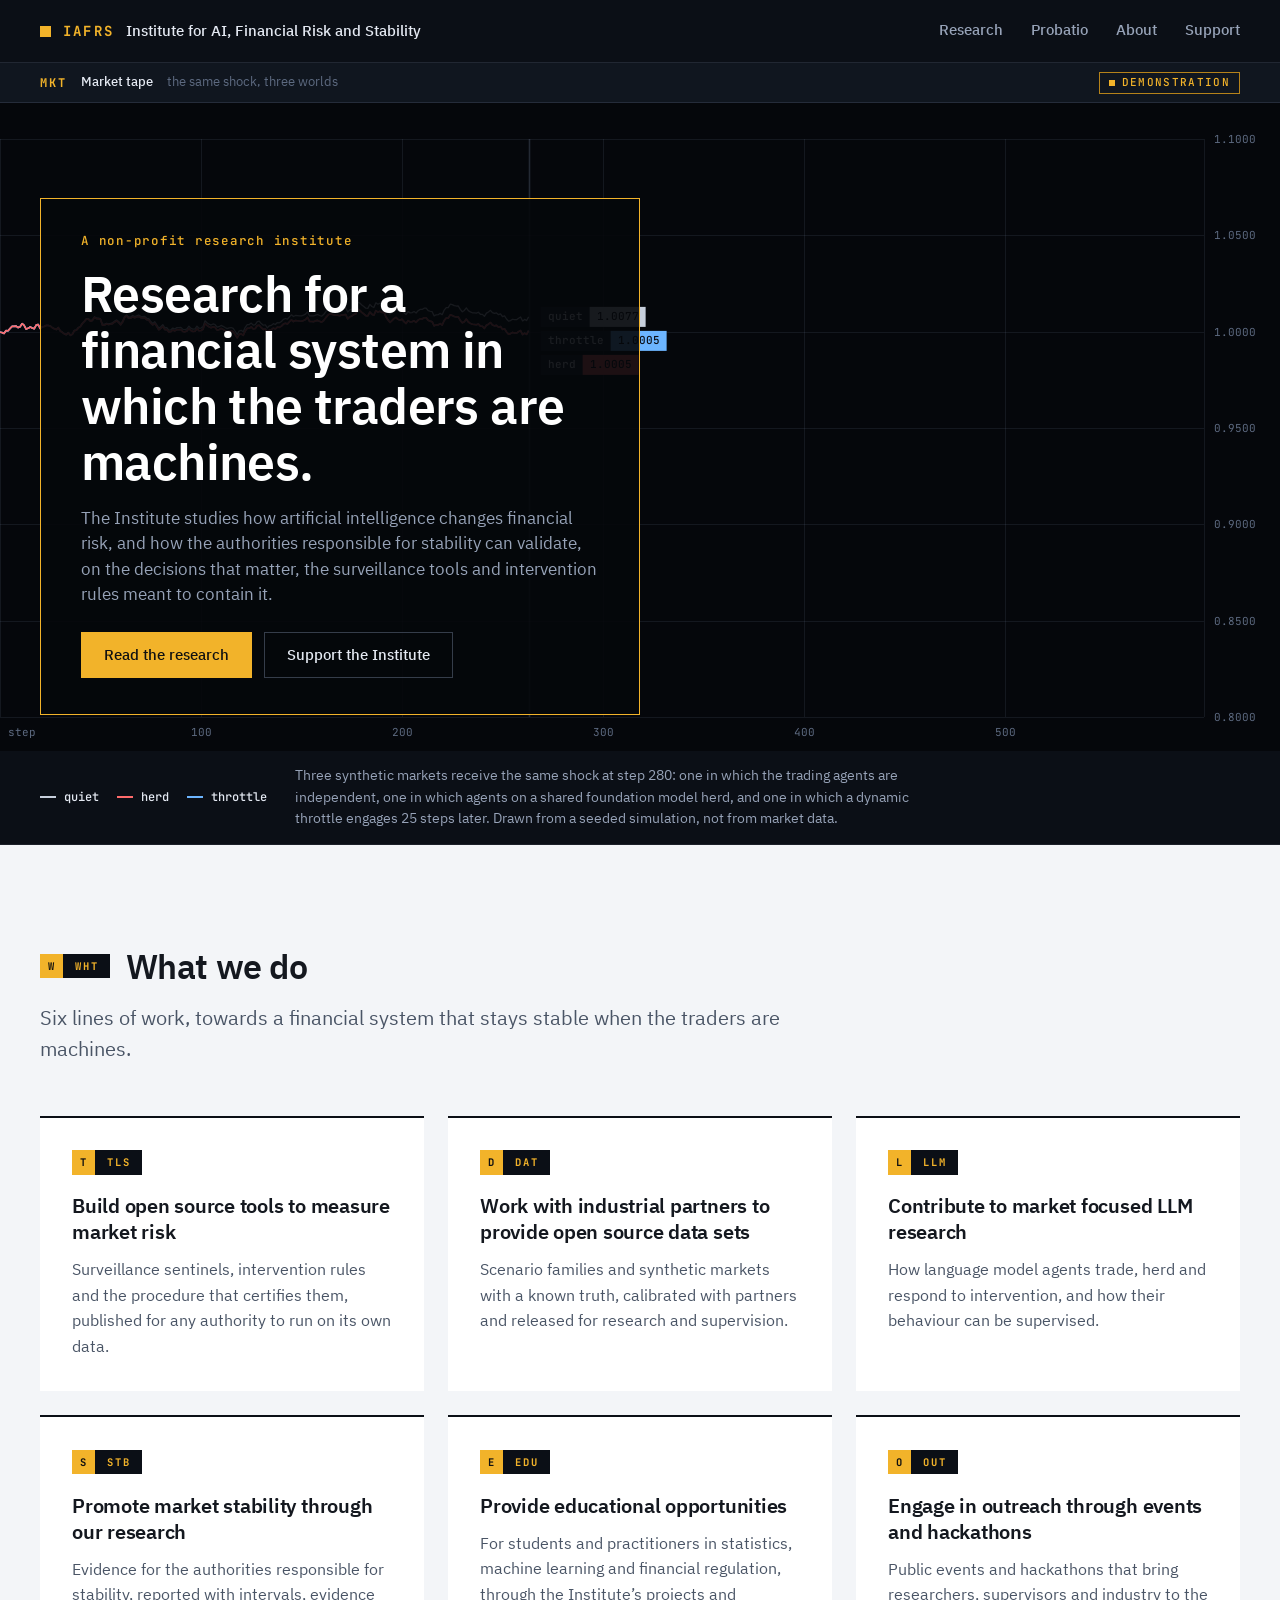
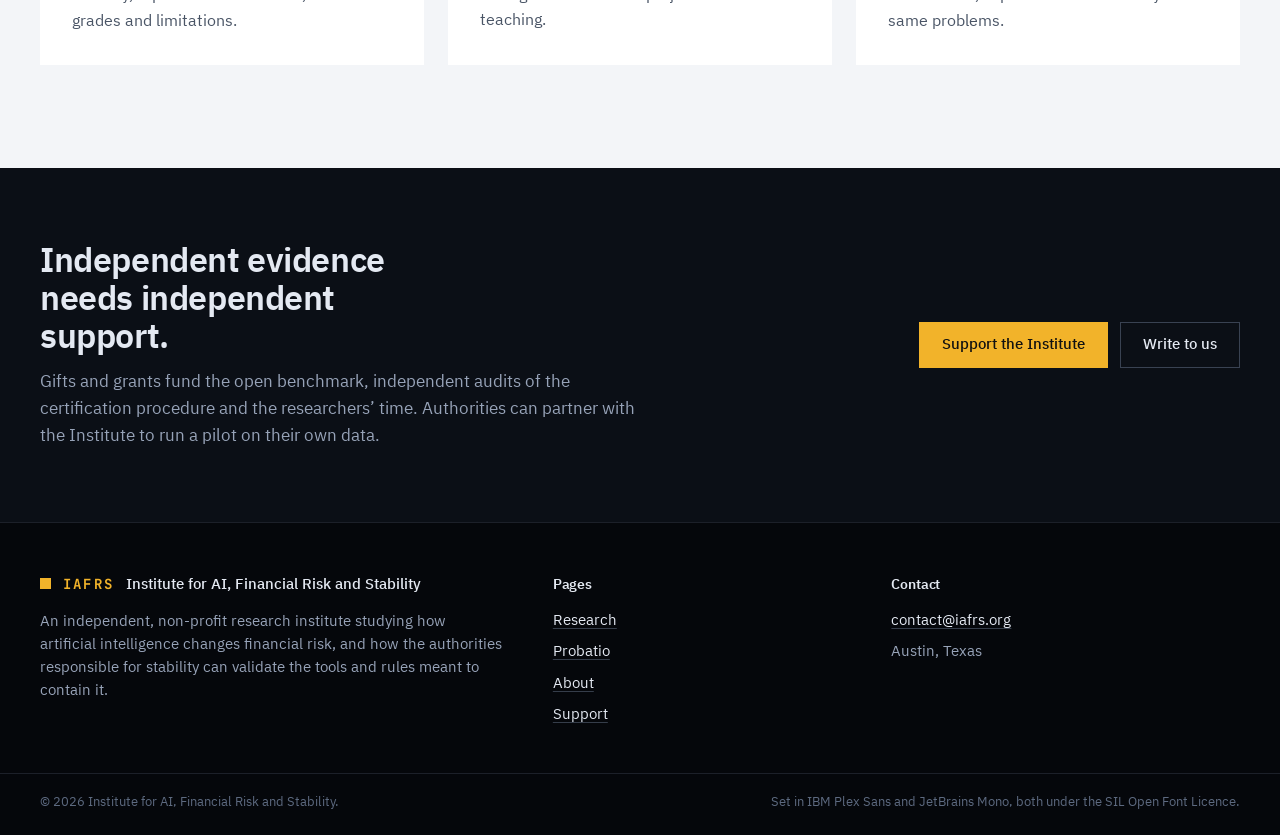
<file: index.html>
<!doctype html>
<html lang="en-GB">
<head>
<meta charset="utf-8">
<meta name="viewport" content="width=device-width, initial-scale=1">
<title>Institute for AI, Financial Risk and Stability</title>
<meta name="description" content="An independent, non-profit research institute studying how artificial intelligence changes financial risk, and how supervisors can validate the tools and rules meant to contain it.">
<meta property="og:title" content="Institute for AI, Financial Risk and Stability">
<meta property="og:description" content="An independent, non-profit research institute studying how artificial intelligence changes financial risk, and how supervisors can validate the tools and rules meant to contain it.">
<meta property="og:type" content="website">
<meta property="og:url" content="https://dgodorozha.github.io/iafrs/">
<meta property="og:image" content="https://dgodorozha.github.io/iafrs/img/og.png">
<meta name="twitter:card" content="summary_large_image">
<meta name="theme-color" content="#0b0f16">
<link rel="icon" href="img/favicon-32.png" sizes="32x32" type="image/png">
<link rel="icon" href="img/favicon-192.png" sizes="192x192" type="image/png">
<link rel="apple-touch-icon" href="img/apple-touch-icon.png">
<link rel="stylesheet" href="css/styles.css">
</head>
<body>
<a class="skip" href="#main">Skip to content</a>
<header class="top">
  <div class="wrap">
    <a class="brand" href="index.html" aria-label="Institute for AI, Financial Risk and Stability, home">
      <span class="brand__glyph" aria-hidden="true"></span>
      <span class="brand__code" aria-hidden="true">IAFRS</span>
      <span class="brand__name">Institute for AI, Financial Risk and Stability</span>
    </a>
    <button class="menu-btn" type="button" aria-expanded="false" aria-controls="nav">Menu</button>
    <nav class="nav" id="nav" aria-label="Site">
        <a href="research.html">Research</a>
        <a href="probatio.html">Probatio</a>
        <a href="about.html">About</a>
        <a href="support.html">Support</a>
    </nav>
  </div>
</header>
<main id="main">

<section class="hero" aria-label="Introduction">
  <div class="term">
    <div class="term__bar">
      <span class="fcode">MKT</span>
      <span class="title">Market tape</span>
      <span class="sub">the same shock, three worlds</span>
      <span class="right"><span class="chip chip--amber">demonstration</span></span>
    </div>
    <div class="term__body">
      <canvas id="tape" aria-hidden="true"></canvas>
      <div class="hero__card">
        <div class="kicker">A non-profit research institute</div>
        <h1>Research for a financial system in which the traders are machines.</h1>
        <p>The Institute studies how artificial intelligence changes financial risk, and how the authorities responsible for stability can validate, on the decisions that matter, the surveillance tools and intervention rules meant to contain it.</p>
        <div class="hero__actions">
          <a class="btn btn--amber" href="probatio.html#research-h">Read the research</a>
          <a class="btn btn--ghost-ink" href="support.html">Support the Institute</a>
        </div>
      </div>
    </div>
    <div class="term__foot">
      <div class="legend" aria-hidden="true"><span class="key key--quiet">quiet</span><span class="key key--herd">herd</span><span class="key key--throttle">throttle</span></div>
      <div class="caption">Three synthetic markets receive the same shock at step 280: one in which the trading agents are independent, one in which agents on a shared foundation model herd, and one in which a dynamic throttle engages 25 steps later. Drawn from a seeded simulation, not from market data.</div>
    </div>
  </div>
</section>

<section class="section section--panel" aria-labelledby="what-h">
  <div class="wrap">
    <div class="head">
      <div class="head__row"><span class="tag"><b>W</b><span>WHT</span></span><h2 id="what-h">What we do</h2></div>
      <p class="lede">Six lines of work, towards a financial system that stays stable when the traders are machines.</p>
    </div>
    <div class="prog prog--3">
      <article style="background:var(--paper)">
        <span class="tag"><b>T</b><span>TLS</span></span>
        <h3>Build open source tools to measure market risk</h3>
        <p>Surveillance sentinels, intervention rules and the procedure that certifies them, published for any authority to run on its own data.</p>
      </article>
      <article style="background:var(--paper)">
        <span class="tag"><b>D</b><span>DAT</span></span>
        <h3>Work with industrial partners to provide open source data sets</h3>
        <p>Scenario families and synthetic markets with a known truth, calibrated with partners and released for research and supervision.</p>
      </article>
      <article style="background:var(--paper)">
        <span class="tag"><b>L</b><span>LLM</span></span>
        <h3>Contribute to market focused LLM research</h3>
        <p>How language model agents trade, herd and respond to intervention, and how their behaviour can be supervised.</p>
      </article>
      <article style="background:var(--paper)">
        <span class="tag"><b>S</b><span>STB</span></span>
        <h3>Promote market stability through our research</h3>
        <p>Evidence for the authorities responsible for stability, reported with intervals, evidence grades and limitations.</p>
      </article>
      <article style="background:var(--paper)">
        <span class="tag"><b>E</b><span>EDU</span></span>
        <h3>Provide educational opportunities</h3>
        <p>For students and practitioners in statistics, machine learning and financial regulation, through the Institute&rsquo;s projects and teaching.</p>
      </article>
      <article style="background:var(--paper)">
        <span class="tag"><b>O</b><span>OUT</span></span>
        <h3>Engage in outreach through events and hackathons</h3>
        <p>Public events and hackathons that bring researchers, supervisors and industry to the same problems.</p>
      </article>
    </div>
  </div>
</section>

<section class="band" aria-labelledby="give-h">
  <div class="wrap">
    <div>
      <h2 id="give-h">Independent evidence needs independent support.</h2>
      <p>Gifts and grants fund the open benchmark, independent audits of the certification procedure and the researchers&rsquo; time. Authorities can partner with the Institute to run a pilot on their own data.</p>
    </div>
    <div class="band__actions">
      <a class="btn btn--amber" href="support.html">Support the Institute</a>
      <a class="btn btn--ghost-ink" href="mailto:contact@iafrs.org">Write to us</a>
    </div>
  </div>
</section>

</main>
<footer class="foot">
  <div class="wrap">
    <div>
      <a class="brand" href="index.html" aria-label="Institute for AI, Financial Risk and Stability, home">
        <span class="brand__glyph" aria-hidden="true"></span>
        <span class="brand__code" aria-hidden="true">IAFRS</span>
        <span class="brand__name">Institute for AI, Financial Risk and Stability</span>
      </a>
      <p>An independent, non-profit research institute studying how artificial intelligence changes financial risk, and how the authorities responsible for stability can validate the tools and rules meant to contain it.</p>
    </div>
    <div>
      <h4>Pages</h4>
      <ul>
        <li><a href="research.html">Research</a></li>
        <li><a href="probatio.html">Probatio</a></li>
        <li><a href="about.html">About</a></li>
        <li><a href="support.html">Support</a></li>
      </ul>
    </div>
    <div>
      <h4>Contact</h4>
      <ul>
        <li><a href="mailto:contact@iafrs.org">contact@iafrs.org</a></li>
        <li>Austin, Texas</li>
      </ul>
    </div>
  </div>
  <div class="legal">
    <div class="wrap">
      <span>&copy; 2026 Institute for AI, Financial Risk and Stability.</span>
      <span>Set in IBM Plex Sans and JetBrains Mono, both under the SIL Open Font Licence.</span>
    </div>
  </div>
</footer>
<script src="js/site.js"></script>
</body>
</html>
</file>
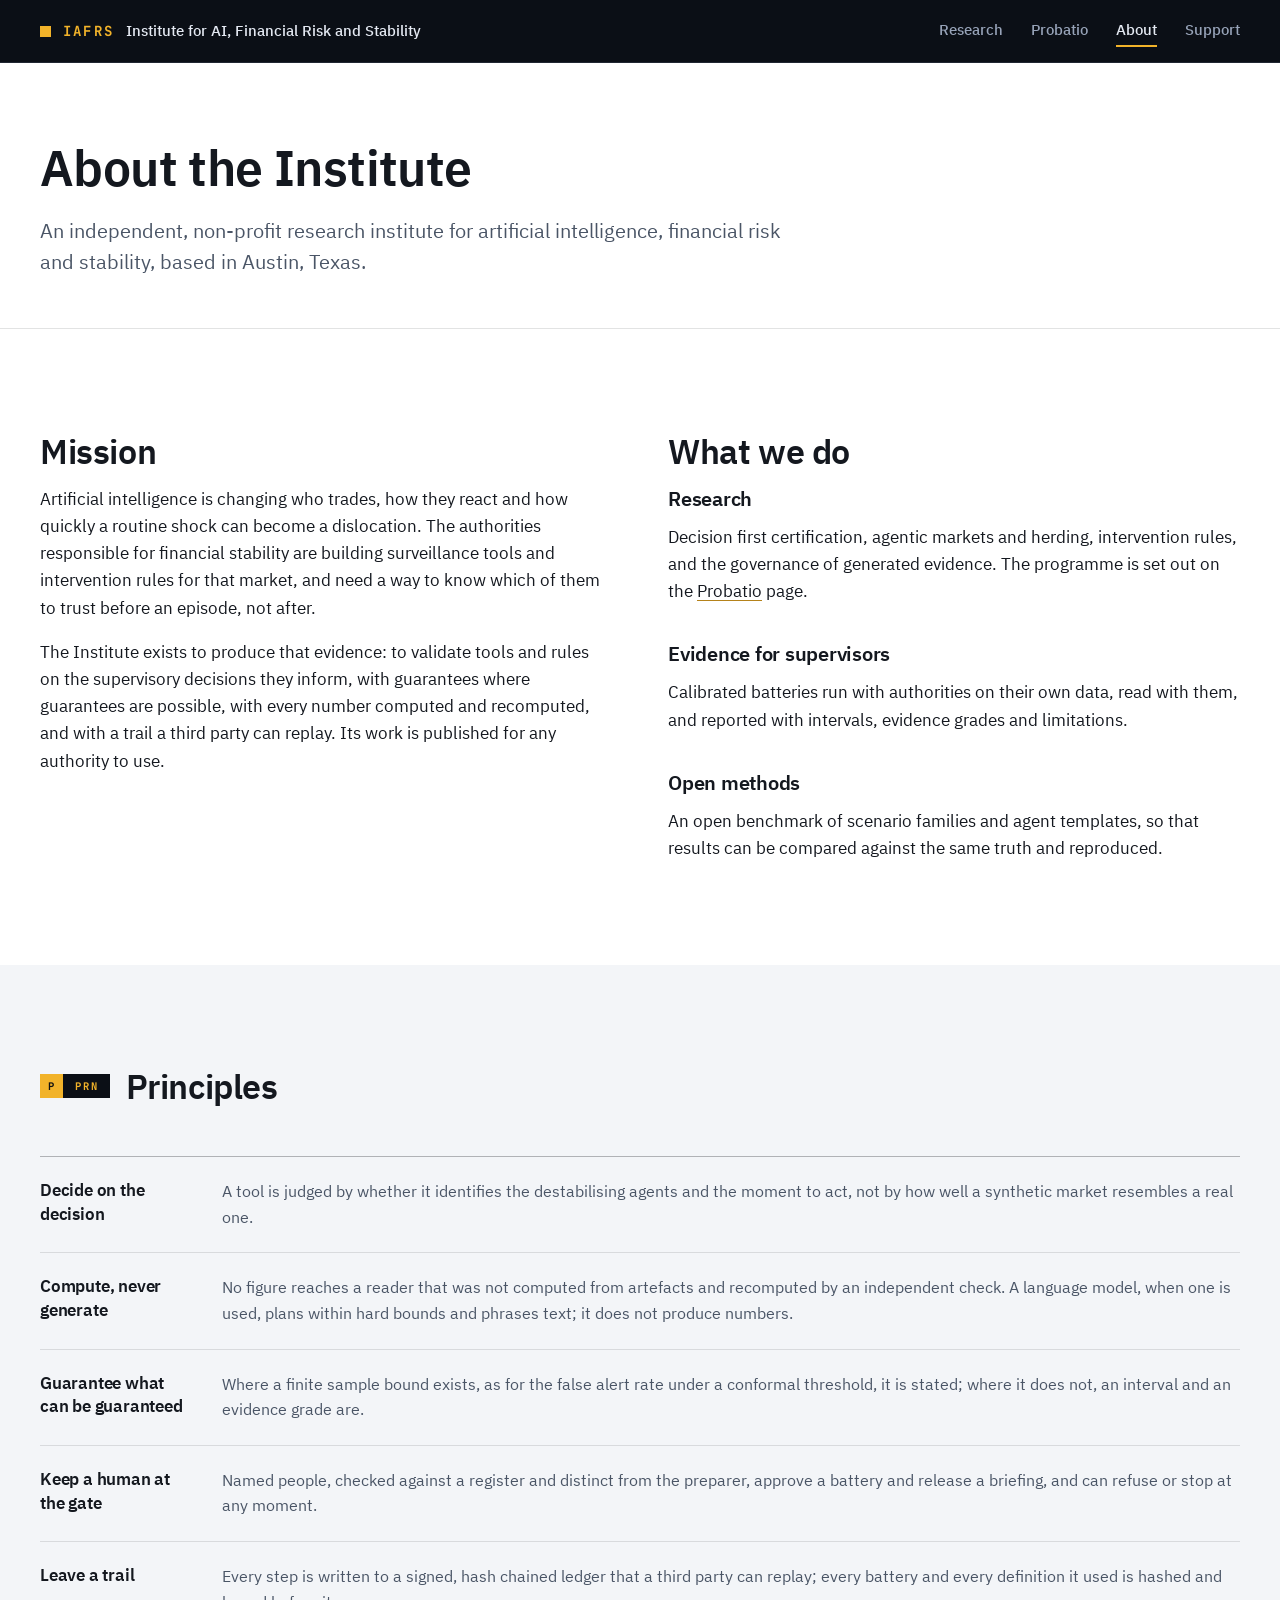
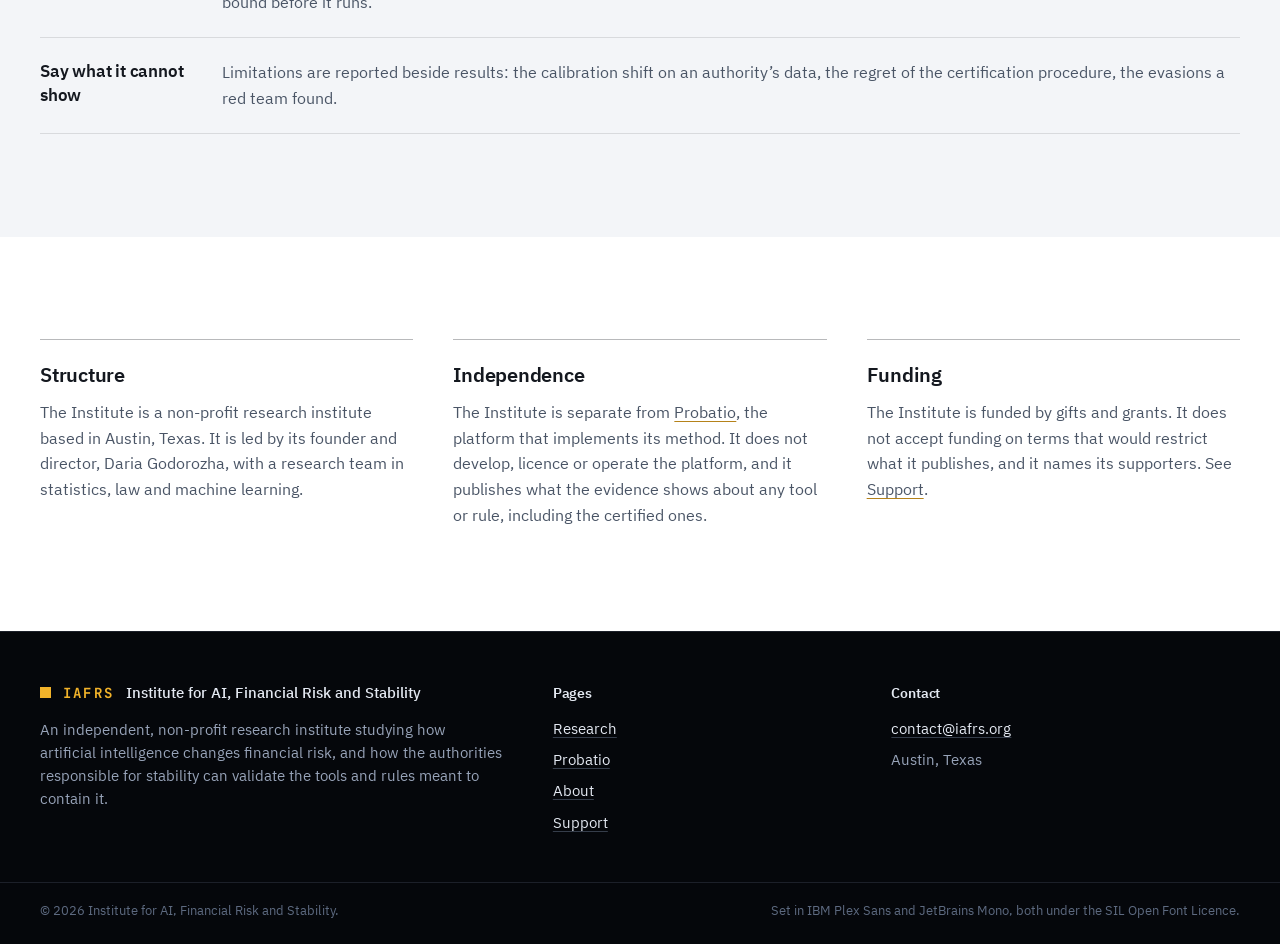
<file: about.html>
<!doctype html>
<html lang="en-GB">
<head>
<meta charset="utf-8">
<meta name="viewport" content="width=device-width, initial-scale=1">
<title>About: Institute for AI, Financial Risk and Stability</title>
<meta name="description" content="Mission, principles, structure and funding of the Institute for AI, Financial Risk and Stability.">
<meta property="og:title" content="About: Institute for AI, Financial Risk and Stability">
<meta property="og:description" content="Mission, principles, structure and funding of the Institute for AI, Financial Risk and Stability.">
<meta property="og:type" content="website">
<meta property="og:url" content="https://dgodorozha.github.io/iafrs/about.html">
<meta property="og:image" content="https://dgodorozha.github.io/iafrs/img/og.png">
<meta name="twitter:card" content="summary_large_image">
<meta name="theme-color" content="#0b0f16">
<link rel="icon" href="img/favicon-32.png" sizes="32x32" type="image/png">
<link rel="icon" href="img/favicon-192.png" sizes="192x192" type="image/png">
<link rel="apple-touch-icon" href="img/apple-touch-icon.png">
<link rel="stylesheet" href="css/styles.css">
</head>
<body>
<a class="skip" href="#main">Skip to content</a>
<header class="top">
  <div class="wrap">
    <a class="brand" href="index.html" aria-label="Institute for AI, Financial Risk and Stability, home">
      <span class="brand__glyph" aria-hidden="true"></span>
      <span class="brand__code" aria-hidden="true">IAFRS</span>
      <span class="brand__name">Institute for AI, Financial Risk and Stability</span>
    </a>
    <button class="menu-btn" type="button" aria-expanded="false" aria-controls="nav">Menu</button>
    <nav class="nav" id="nav" aria-label="Site">
        <a href="research.html">Research</a>
        <a href="probatio.html">Probatio</a>
        <a href="about.html" aria-current="page">About</a>
        <a href="support.html">Support</a>
    </nav>
  </div>
</header>
<main id="main">

<div class="page-head">
  <div class="wrap">
    <h1>About the Institute</h1>
    <p class="lede">An independent, non-profit research institute for artificial intelligence, financial risk and stability, based in Austin, Texas.</p>
  </div>
</div>

<section class="section" aria-labelledby="mission-h">
  <div class="wrap">
    <div class="two">
      <div class="prose">
        <h2 id="mission-h" style="margin-bottom:16px">Mission</h2>
        <p>Artificial intelligence is changing who trades, how they react and how quickly a routine shock can become a dislocation. The authorities responsible for financial stability are building surveillance tools and intervention rules for that market, and need a way to know which of them to trust before an episode, not after.</p>
        <p>The Institute exists to produce that evidence: to validate tools and rules on the supervisory decisions they inform, with guarantees where guarantees are possible, with every number computed and recomputed, and with a trail a third party can replay. Its work is published for any authority to use.</p>
      </div>
      <div class="prose">
        <h2 style="margin-bottom:16px">What we do</h2>
        <h3 style="margin-top:0">Research</h3>
        <p>Decision first certification, agentic markets and herding, intervention rules, and the governance of generated evidence. The programme is set out on the <a href="probatio.html#research-h">Probatio</a> page.</p>
        <h3>Evidence for supervisors</h3>
        <p>Calibrated batteries run with authorities on their own data, read with them, and reported with intervals, evidence grades and limitations.</p>
        <h3>Open methods</h3>
        <p>An open benchmark of scenario families and agent templates, so that results can be compared against the same truth and reproduced.</p>
      </div>
    </div>
  </div>
</section>

<section class="section section--panel" aria-labelledby="princ-h">
  <div class="wrap">
    <div class="head">
      <div class="head__row"><span class="tag"><b>P</b><span>PRN</span></span><h2 id="princ-h">Principles</h2></div>
    </div>
    <div class="rows">
      <div><h3>Decide on the decision</h3><p>A tool is judged by whether it identifies the destabilising agents and the moment to act, not by how well a synthetic market resembles a real one.</p></div>
      <div><h3>Compute, never generate</h3><p>No figure reaches a reader that was not computed from artefacts and recomputed by an independent check. A language model, when one is used, plans within hard bounds and phrases text; it does not produce numbers.</p></div>
      <div><h3>Guarantee what can be guaranteed</h3><p>Where a finite sample bound exists, as for the false alert rate under a conformal threshold, it is stated; where it does not, an interval and an evidence grade are.</p></div>
      <div><h3>Keep a human at the gate</h3><p>Named people, checked against a register and distinct from the preparer, approve a battery and release a briefing, and can refuse or stop at any moment.</p></div>
      <div><h3>Leave a trail</h3><p>Every step is written to a signed, hash chained ledger that a third party can replay; every battery and every definition it used is hashed and bound before it runs.</p></div>
      <div><h3>Say what it cannot show</h3><p>Limitations are reported beside results: the calibration shift on an authority&rsquo;s data, the regret of the certification procedure, the evasions a red team found.</p></div>
    </div>
  </div>
</section>

<section class="section" aria-labelledby="struct-h">
  <div class="wrap">
    <div class="cols">
      <div>
        <h3 id="struct-h">Structure</h3>
        <p>The Institute is a non-profit research institute based in Austin, Texas. It is led by its founder and director, Daria Godorozha, with a research team in statistics, law and machine learning.</p>
      </div>
      <div>
        <h3>Independence</h3>
        <p>The Institute is separate from <a href="probatio.html">Probatio</a>, the platform that implements its method. It does not develop, licence or operate the platform, and it publishes what the evidence shows about any tool or rule, including the certified ones.</p>
      </div>
      <div>
        <h3>Funding</h3>
        <p>The Institute is funded by gifts and grants. It does not accept funding on terms that would restrict what it publishes, and it names its supporters. See <a href="support.html">Support</a>.</p>
      </div>
    </div>
  </div>
</section>

</main>
<footer class="foot">
  <div class="wrap">
    <div>
      <a class="brand" href="index.html" aria-label="Institute for AI, Financial Risk and Stability, home">
        <span class="brand__glyph" aria-hidden="true"></span>
        <span class="brand__code" aria-hidden="true">IAFRS</span>
        <span class="brand__name">Institute for AI, Financial Risk and Stability</span>
      </a>
      <p>An independent, non-profit research institute studying how artificial intelligence changes financial risk, and how the authorities responsible for stability can validate the tools and rules meant to contain it.</p>
    </div>
    <div>
      <h4>Pages</h4>
      <ul>
        <li><a href="research.html">Research</a></li>
        <li><a href="probatio.html">Probatio</a></li>
        <li><a href="about.html">About</a></li>
        <li><a href="support.html">Support</a></li>
      </ul>
    </div>
    <div>
      <h4>Contact</h4>
      <ul>
        <li><a href="mailto:contact@iafrs.org">contact@iafrs.org</a></li>
        <li>Austin, Texas</li>
      </ul>
    </div>
  </div>
  <div class="legal">
    <div class="wrap">
      <span>&copy; 2026 Institute for AI, Financial Risk and Stability.</span>
      <span>Set in IBM Plex Sans and JetBrains Mono, both under the SIL Open Font Licence.</span>
    </div>
  </div>
</footer>
<script src="js/site.js"></script>
</body>
</html>
</file>
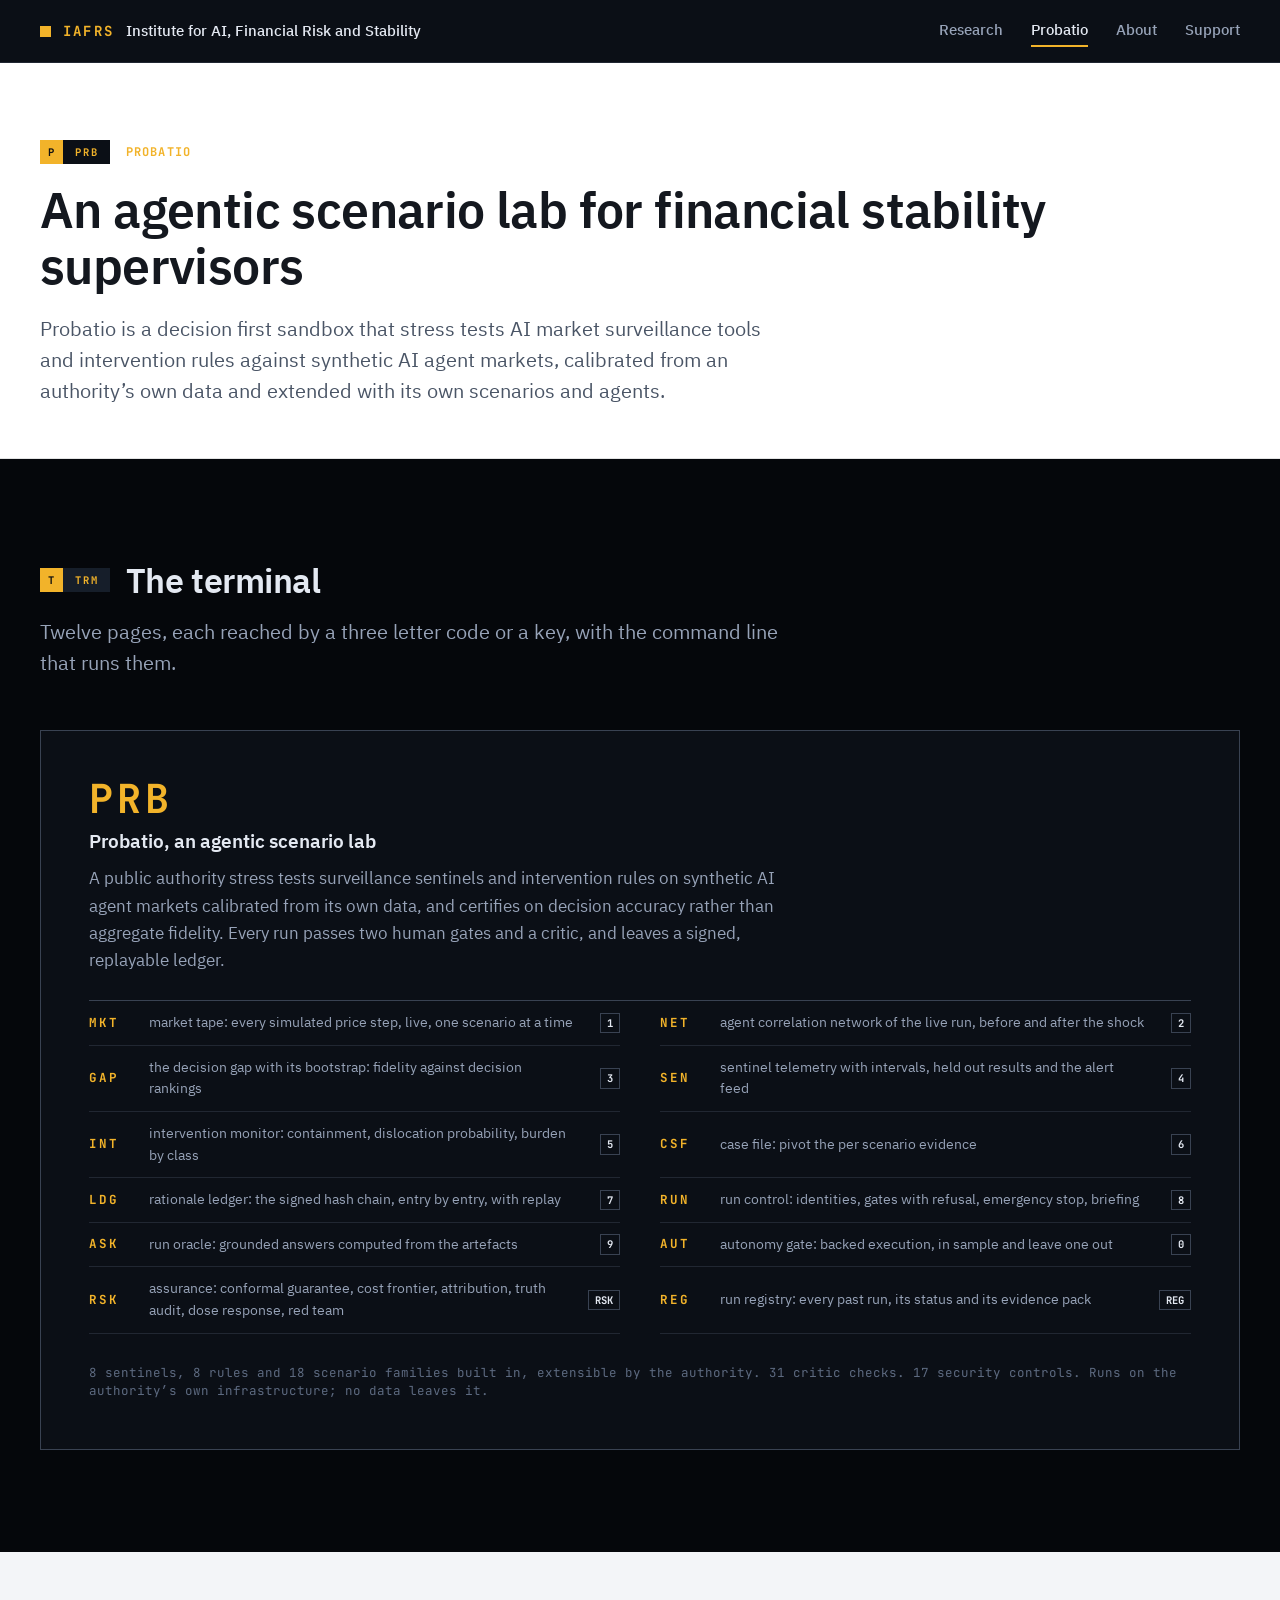
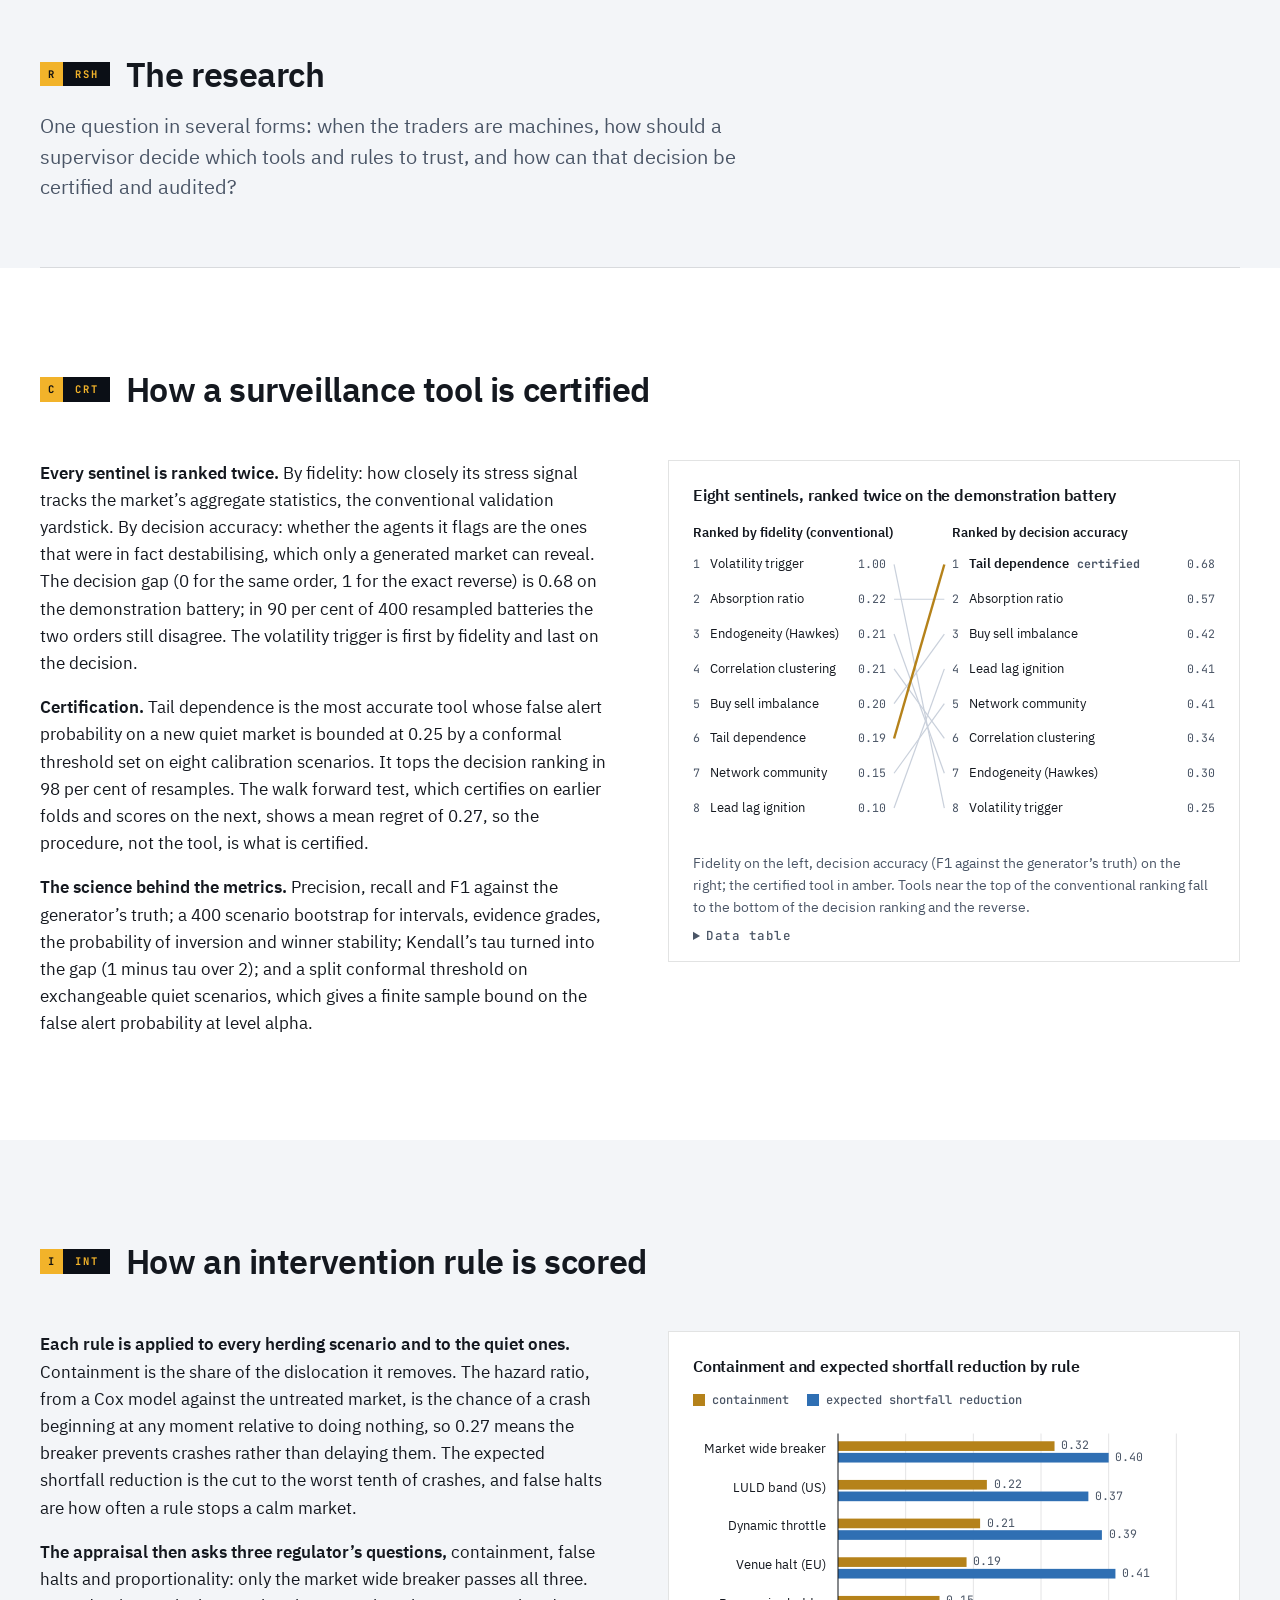
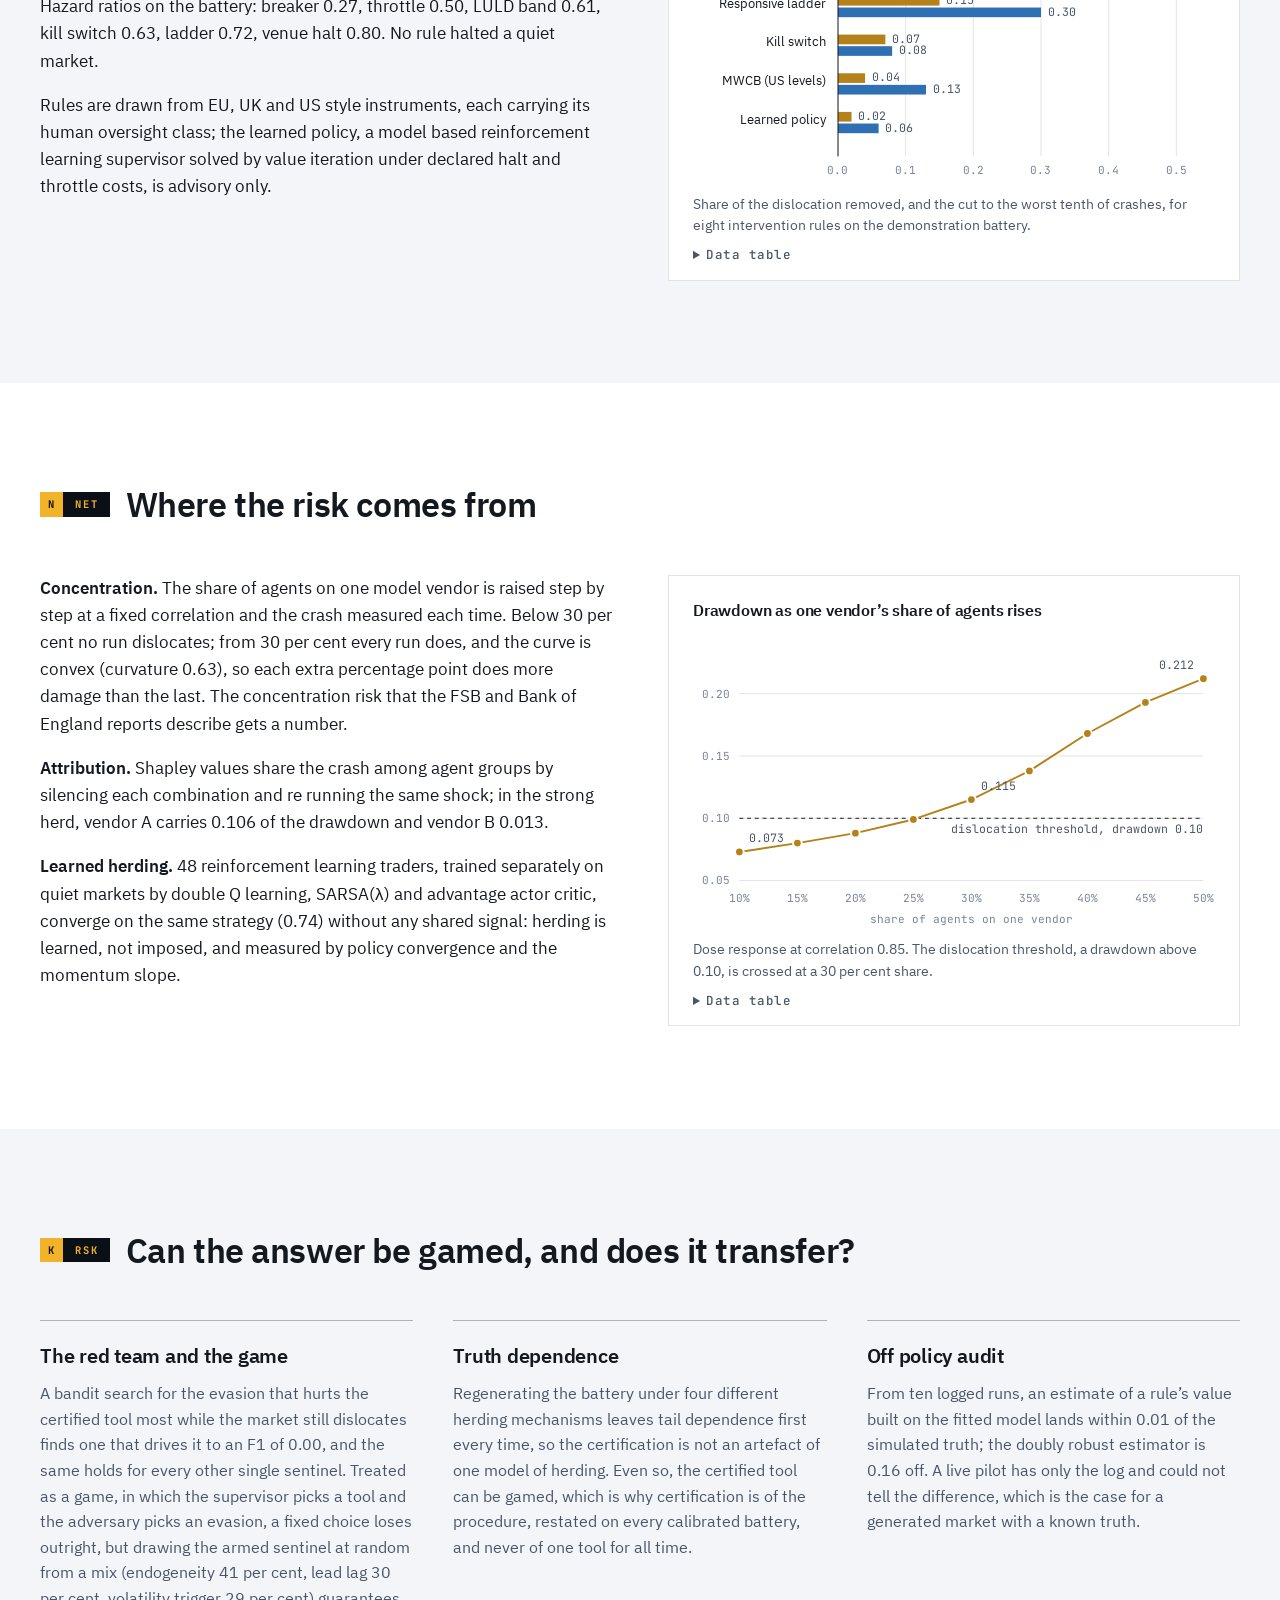
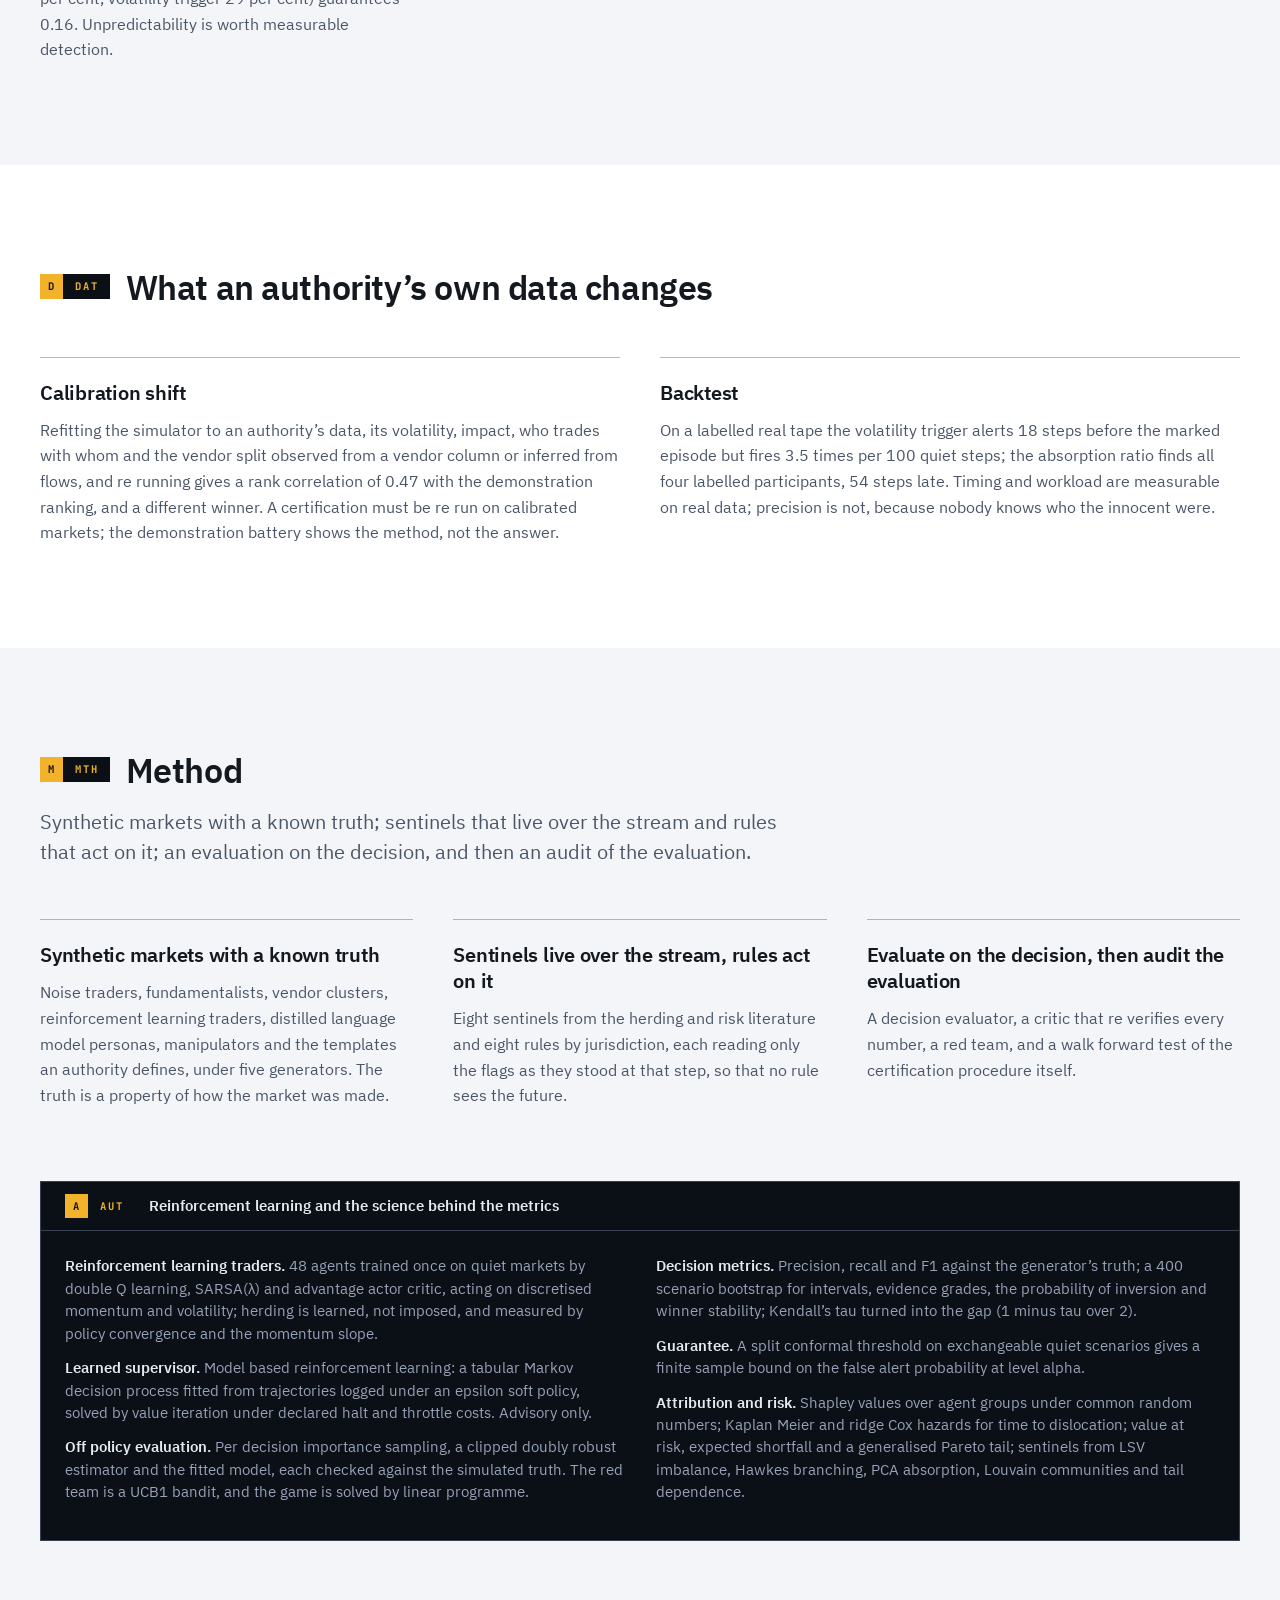
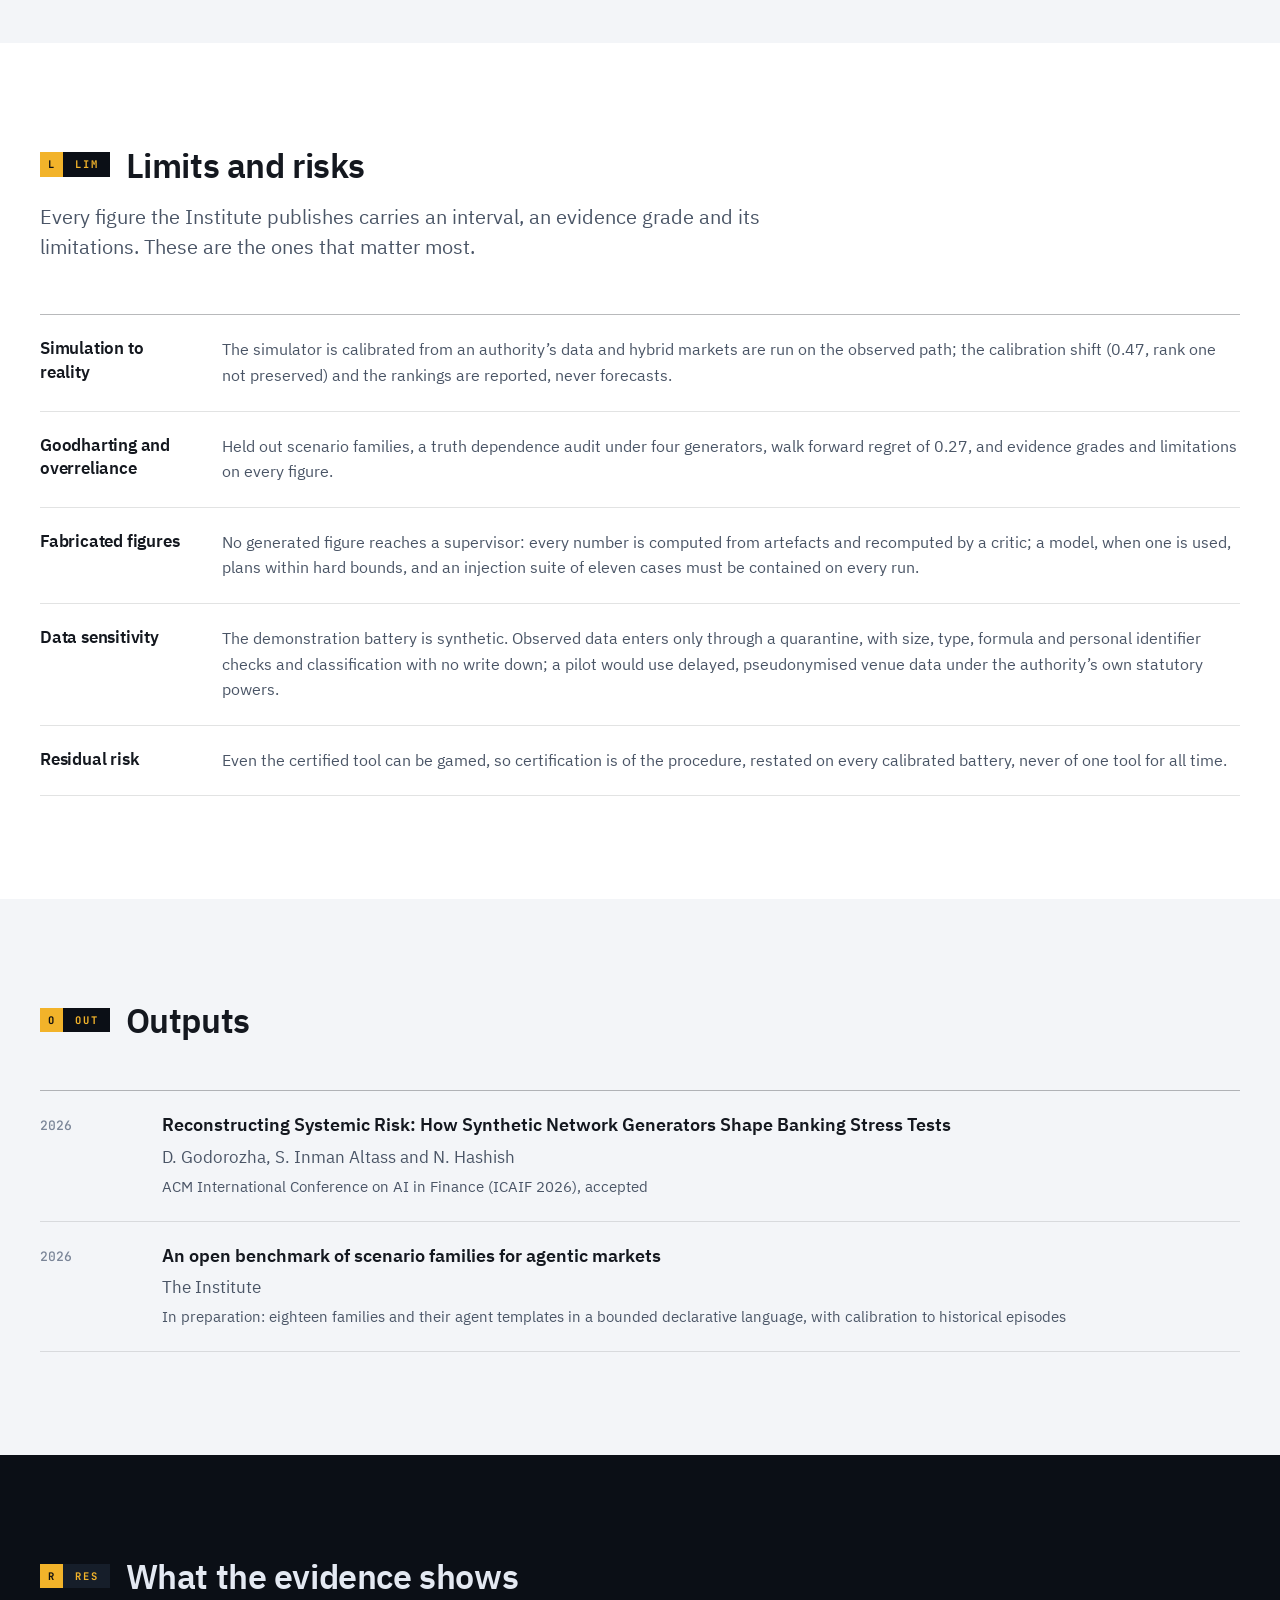
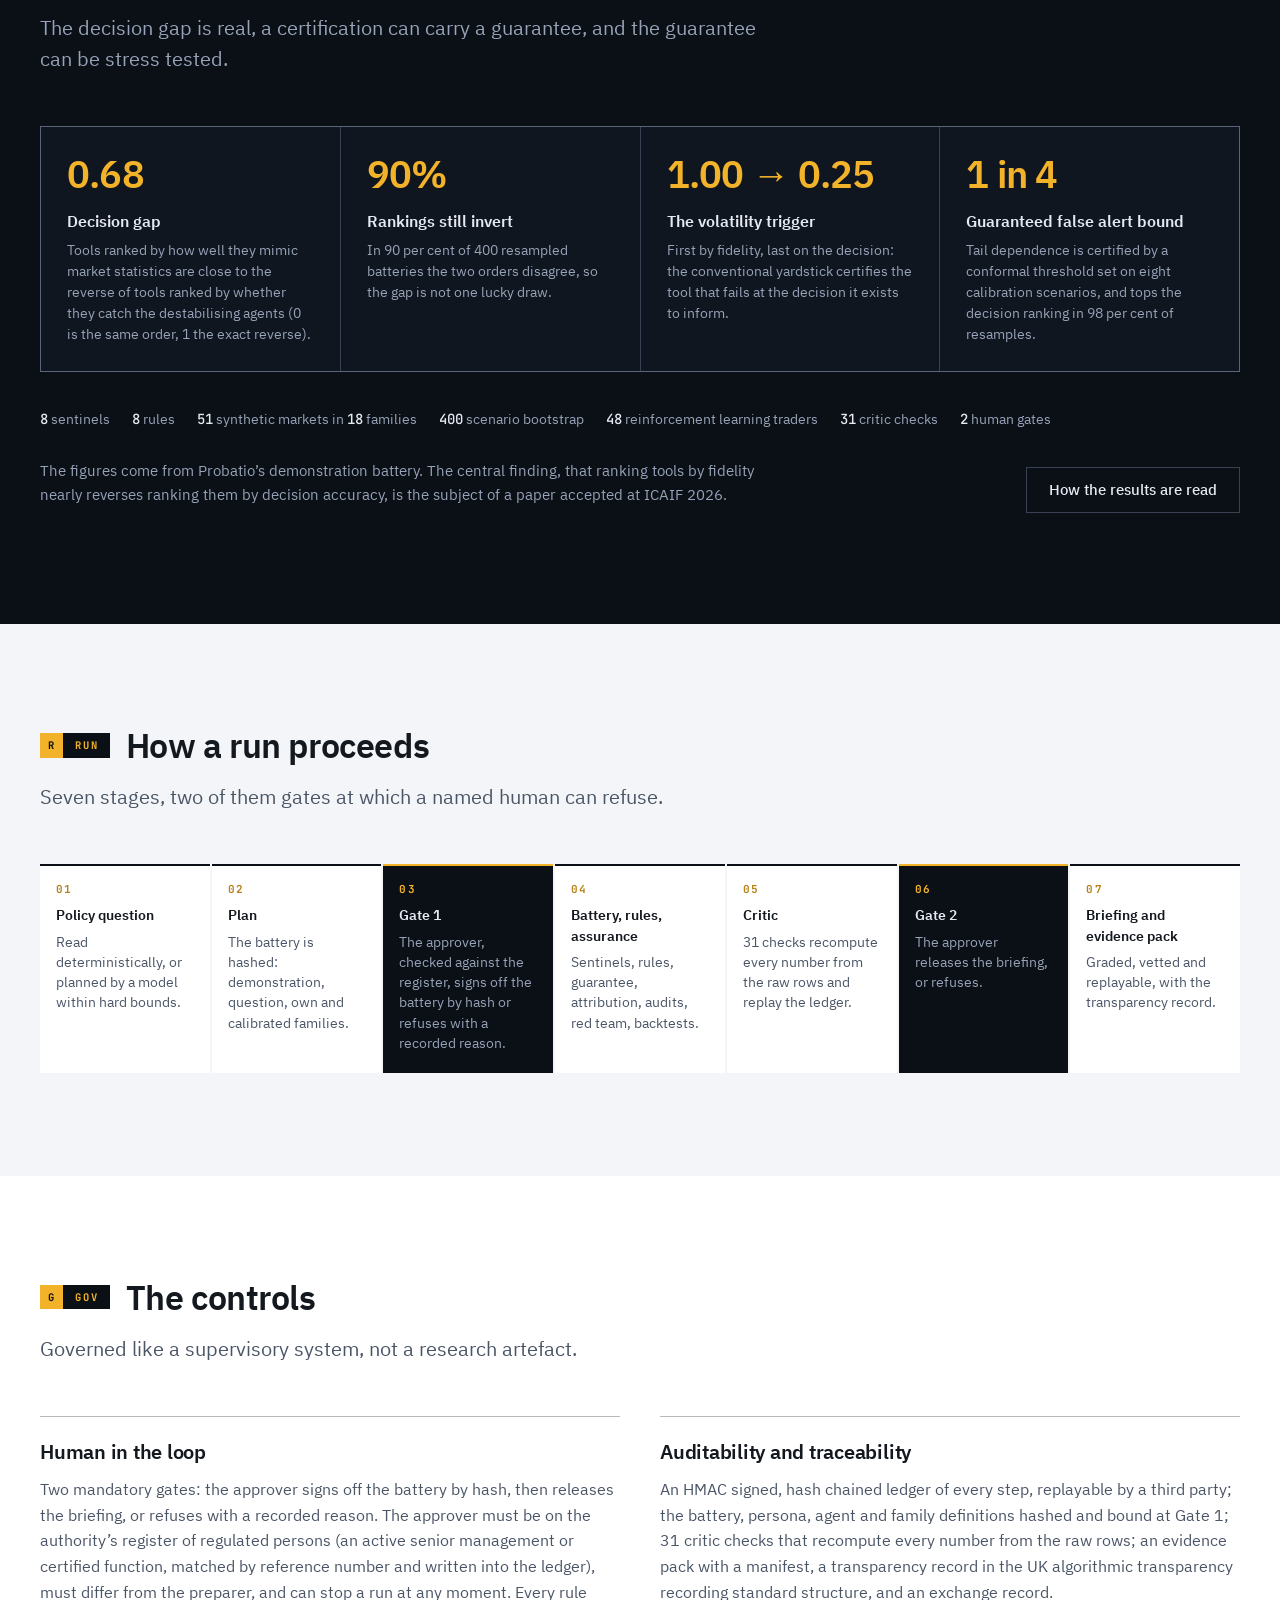
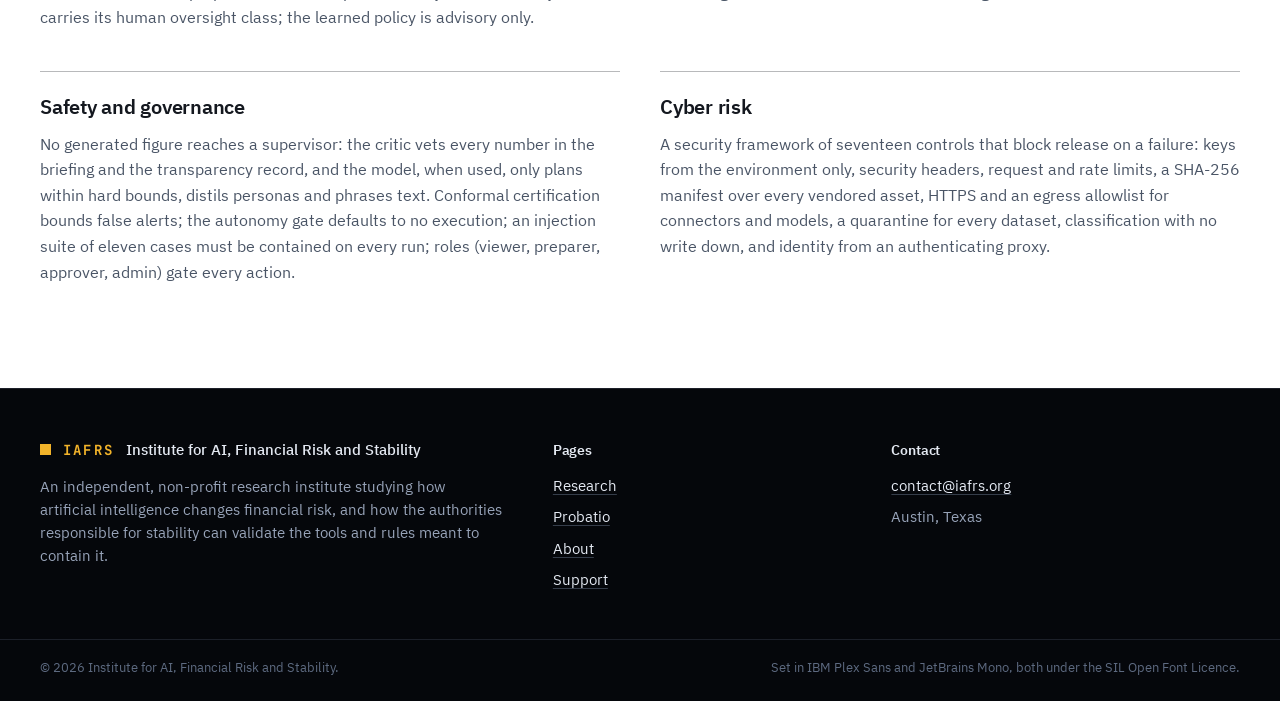
<file: probatio.html>
<!doctype html>
<html lang="en-GB">
<head>
<meta charset="utf-8">
<meta name="viewport" content="width=device-width, initial-scale=1">
<title>Probatio: Institute for AI, Financial Risk and Stability</title>
<meta name="description" content="Probatio, an agentic scenario lab for financial stability supervisors, is a separate platform that implements the Institute’s method.">
<meta property="og:title" content="Probatio: Institute for AI, Financial Risk and Stability">
<meta property="og:description" content="Probatio, an agentic scenario lab for financial stability supervisors, is a separate platform that implements the Institute’s method.">
<meta property="og:type" content="website">
<meta property="og:url" content="https://dgodorozha.github.io/iafrs/probatio.html">
<meta property="og:image" content="https://dgodorozha.github.io/iafrs/img/og.png">
<meta name="twitter:card" content="summary_large_image">
<meta name="theme-color" content="#0b0f16">
<link rel="icon" href="img/favicon-32.png" sizes="32x32" type="image/png">
<link rel="icon" href="img/favicon-192.png" sizes="192x192" type="image/png">
<link rel="apple-touch-icon" href="img/apple-touch-icon.png">
<link rel="stylesheet" href="css/styles.css">
</head>
<body>
<a class="skip" href="#main">Skip to content</a>
<header class="top">
  <div class="wrap">
    <a class="brand" href="index.html" aria-label="Institute for AI, Financial Risk and Stability, home">
      <span class="brand__glyph" aria-hidden="true"></span>
      <span class="brand__code" aria-hidden="true">IAFRS</span>
      <span class="brand__name">Institute for AI, Financial Risk and Stability</span>
    </a>
    <button class="menu-btn" type="button" aria-expanded="false" aria-controls="nav">Menu</button>
    <nav class="nav" id="nav" aria-label="Site">
        <a href="research.html">Research</a>
        <a href="probatio.html" aria-current="page">Probatio</a>
        <a href="about.html">About</a>
        <a href="support.html">Support</a>
    </nav>
  </div>
</header>
<main id="main">

<div class="page-head">
  <div class="wrap">
    <div class="head__row" style="margin-bottom:18px"><span class="tag"><b>P</b><span>PRB</span></span><span class="fcode" style="letter-spacing:.1em">Probatio</span></div>
    <h1>An agentic scenario lab for financial stability supervisors</h1>
    <p class="lede">Probatio is a decision first sandbox that stress tests AI market surveillance tools and intervention rules against synthetic AI agent markets, calibrated from an authority&rsquo;s own data and extended with its own scenarios and agents.</p>
  </div>
</div>

<section class="section section--well" aria-labelledby="front-h">
  <div class="wrap">
    <div class="head">
      <div class="head__row"><span class="tag"><b>T</b><span>TRM</span></span><h2 id="front-h">The terminal</h2></div>
      <p class="lede">Twelve pages, each reached by a three letter code or a key, with the command line that runs them.</p>
    </div>
    <div class="front">
    <div class="front__code">PRB</div>
    <div class="front__name">Probatio, an agentic scenario lab</div>
    <p>A public authority stress tests surveillance sentinels and intervention rules on synthetic AI agent markets calibrated from its own data, and certifies on decision accuracy rather than aggregate fidelity. Every run passes two human gates and a critic, and leaves a signed, replayable ledger.</p>
    <div class="front__grid">
      <div class="front__row"><span class="fcode">MKT</span><span>market tape: every simulated price step, live, one scenario at a time</span><span class="kbd">1</span></div>
      <div class="front__row"><span class="fcode">NET</span><span>agent correlation network of the live run, before and after the shock</span><span class="kbd">2</span></div>
      <div class="front__row"><span class="fcode">GAP</span><span>the decision gap with its bootstrap: fidelity against decision rankings</span><span class="kbd">3</span></div>
      <div class="front__row"><span class="fcode">SEN</span><span>sentinel telemetry with intervals, held out results and the alert feed</span><span class="kbd">4</span></div>
      <div class="front__row"><span class="fcode">INT</span><span>intervention monitor: containment, dislocation probability, burden by class</span><span class="kbd">5</span></div>
      <div class="front__row"><span class="fcode">CSF</span><span>case file: pivot the per scenario evidence</span><span class="kbd">6</span></div>
      <div class="front__row"><span class="fcode">LDG</span><span>rationale ledger: the signed hash chain, entry by entry, with replay</span><span class="kbd">7</span></div>
      <div class="front__row"><span class="fcode">RUN</span><span>run control: identities, gates with refusal, emergency stop, briefing</span><span class="kbd">8</span></div>
      <div class="front__row"><span class="fcode">ASK</span><span>run oracle: grounded answers computed from the artefacts</span><span class="kbd">9</span></div>
      <div class="front__row"><span class="fcode">AUT</span><span>autonomy gate: backed execution, in sample and leave one out</span><span class="kbd">0</span></div>
      <div class="front__row"><span class="fcode">RSK</span><span>assurance: conformal guarantee, cost frontier, attribution, truth audit, dose response, red team</span><span class="kbd">RSK</span></div>
      <div class="front__row"><span class="fcode">REG</span><span>run registry: every past run, its status and its evidence pack</span><span class="kbd">REG</span></div>
    </div>
    <div class="front__build">8 sentinels, 8 rules and 18 scenario families built in, extensible by the authority. 31 critic checks. 17 security controls. Runs on the authority&rsquo;s own infrastructure; no data leaves it.</div>
  </div>
  </div>
</section>


<section class="section section--panel" aria-labelledby="research-h" style="padding-bottom:0">
  <div class="wrap">
    <div class="head" style="margin-bottom:0;padding-bottom:clamp(40px, 5vw, 64px);border-bottom:1px solid var(--line)">
      <div class="head__row"><span class="tag"><b>R</b><span>RSH</span></span><h2 id="research-h">The research</h2></div>
      <p class="lede">One question in several forms: when the traders are machines, how should a supervisor decide which tools and rules to trust, and how can that decision be certified and audited?</p>
    </div>
  </div>
</section>

<section class="section" aria-labelledby="crt-h">
  <div class="wrap">
    <div class="head">
      <div class="head__row"><span class="tag"><b>C</b><span>CRT</span></span><h2 id="crt-h">How a surveillance tool is certified</h2></div>
    </div>
    <div class="two">
      <div class="prose">
        <p><strong>Every sentinel is ranked twice.</strong> By fidelity: how closely its stress signal tracks the market&rsquo;s aggregate statistics, the conventional validation yardstick. By decision accuracy: whether the agents it flags are the ones that were in fact destabilising, which only a generated market can reveal. The decision gap (0 for the same order, 1 for the exact reverse) is 0.68 on the demonstration battery; in 90 per cent of 400 resampled batteries the two orders still disagree. The volatility trigger is first by fidelity and last on the decision.</p>
        <p><strong>Certification.</strong> Tail dependence is the most accurate tool whose false alert probability on a new quiet market is bounded at 0.25 by a conformal threshold set on eight calibration scenarios. It tops the decision ranking in 98 per cent of resamples. The walk forward test, which certifies on earlier folds and scores on the next, shows a mean regret of 0.27, so the procedure, not the tool, is what is certified.</p>
        <p><strong>The science behind the metrics.</strong> Precision, recall and F1 against the generator&rsquo;s truth; a 400 scenario bootstrap for intervals, evidence grades, the probability of inversion and winner stability; Kendall&rsquo;s tau turned into the gap (1 minus tau over 2); and a split conformal threshold on exchangeable quiet scenarios, which gives a finite sample bound on the false alert probability at level alpha.</p>
      </div>
      <figure class="fig">
  <div class="fig__title"><h4>Eight sentinels, ranked twice on the demonstration battery</h4></div>
  <svg viewBox="0 0 540 330" role="img" aria-labelledby="bump-t" xmlns="http://www.w3.org/2000/svg">
<title id="bump-t">Eight surveillance sentinels ranked by fidelity and by decision accuracy</title>
<text x="0" y="18" class="lbl" font-weight="600">Ranked by fidelity (conventional)</text>
<text x="268" y="18" class="lbl" font-weight="600">Ranked by decision accuracy</text>
<line x1="208" y1="46" x2="260" y2="298" stroke="#c9d0db" stroke-width="1.25" />
<line x1="208" y1="82" x2="260" y2="82" stroke="#c9d0db" stroke-width="1.25" />
<line x1="208" y1="118" x2="260" y2="262" stroke="#c9d0db" stroke-width="1.25" />
<line x1="208" y1="154" x2="260" y2="226" stroke="#c9d0db" stroke-width="1.25" />
<line x1="208" y1="190" x2="260" y2="118" stroke="#c9d0db" stroke-width="1.25" />
<line x1="208" y1="226" x2="260" y2="46" stroke="#b5821a" stroke-width="2.5" />
<line x1="208" y1="262" x2="260" y2="190" stroke="#c9d0db" stroke-width="1.25" />
<line x1="208" y1="298" x2="260" y2="154" stroke="#c9d0db" stroke-width="1.25" />
<text x="0" y="50" class="num">1</text>
<text x="18" y="50" class="lbl">Volatility trigger</text>
<text x="200" y="50" class="num" text-anchor="end">1.00</text>
<text x="0" y="86" class="num">2</text>
<text x="18" y="86" class="lbl">Absorption ratio</text>
<text x="200" y="86" class="num" text-anchor="end">0.22</text>
<text x="0" y="122" class="num">3</text>
<text x="18" y="122" class="lbl">Endogeneity (Hawkes)</text>
<text x="200" y="122" class="num" text-anchor="end">0.21</text>
<text x="0" y="158" class="num">4</text>
<text x="18" y="158" class="lbl">Correlation clustering</text>
<text x="200" y="158" class="num" text-anchor="end">0.21</text>
<text x="0" y="194" class="num">5</text>
<text x="18" y="194" class="lbl">Buy sell imbalance</text>
<text x="200" y="194" class="num" text-anchor="end">0.20</text>
<text x="0" y="230" class="num">6</text>
<text x="18" y="230" class="lbl">Tail dependence</text>
<text x="200" y="230" class="num" text-anchor="end">0.19</text>
<text x="0" y="266" class="num">7</text>
<text x="18" y="266" class="lbl">Network community</text>
<text x="200" y="266" class="num" text-anchor="end">0.15</text>
<text x="0" y="302" class="num">8</text>
<text x="18" y="302" class="lbl">Lead lag ignition</text>
<text x="200" y="302" class="num" text-anchor="end">0.10</text>
<text x="268" y="50" class="num">1</text>
<text x="286" y="50" class="lbl" font-weight="600">Tail dependence<tspan class="num" dx="8">certified</tspan></text>
<text x="540" y="50" class="num" text-anchor="end">0.68</text>
<text x="268" y="86" class="num">2</text>
<text x="286" y="86" class="lbl">Absorption ratio</text>
<text x="540" y="86" class="num" text-anchor="end">0.57</text>
<text x="268" y="122" class="num">3</text>
<text x="286" y="122" class="lbl">Buy sell imbalance</text>
<text x="540" y="122" class="num" text-anchor="end">0.42</text>
<text x="268" y="158" class="num">4</text>
<text x="286" y="158" class="lbl">Lead lag ignition</text>
<text x="540" y="158" class="num" text-anchor="end">0.41</text>
<text x="268" y="194" class="num">5</text>
<text x="286" y="194" class="lbl">Network community</text>
<text x="540" y="194" class="num" text-anchor="end">0.41</text>
<text x="268" y="230" class="num">6</text>
<text x="286" y="230" class="lbl">Correlation clustering</text>
<text x="540" y="230" class="num" text-anchor="end">0.34</text>
<text x="268" y="266" class="num">7</text>
<text x="286" y="266" class="lbl">Endogeneity (Hawkes)</text>
<text x="540" y="266" class="num" text-anchor="end">0.30</text>
<text x="268" y="302" class="num">8</text>
<text x="286" y="302" class="lbl">Volatility trigger</text>
<text x="540" y="302" class="num" text-anchor="end">0.25</text>
</svg>
  <figcaption>Fidelity on the left, decision accuracy (F1 against the generator&rsquo;s truth) on the right; the certified tool in amber. Tools near the top of the conventional ranking fall to the bottom of the decision ranking and the reverse.</figcaption>
  <details><summary>Data table</summary><table><thead><tr><th>Rank</th><th>By fidelity</th><th class="num">Fidelity</th><th>By decision accuracy</th><th class="num">Decision F1</th></tr></thead><tbody><tr><td>1</td><td>Volatility trigger</td><td class="num">1.00</td><td>Tail dependence</td><td class="num">0.68</td></tr><tr><td>2</td><td>Absorption ratio</td><td class="num">0.22</td><td>Absorption ratio</td><td class="num">0.57</td></tr><tr><td>3</td><td>Endogeneity (Hawkes)</td><td class="num">0.21</td><td>Buy sell imbalance</td><td class="num">0.42</td></tr><tr><td>4</td><td>Correlation clustering</td><td class="num">0.21</td><td>Lead lag ignition</td><td class="num">0.41</td></tr><tr><td>5</td><td>Buy sell imbalance</td><td class="num">0.20</td><td>Network community</td><td class="num">0.41</td></tr><tr><td>6</td><td>Tail dependence</td><td class="num">0.19</td><td>Correlation clustering</td><td class="num">0.34</td></tr><tr><td>7</td><td>Network community</td><td class="num">0.15</td><td>Endogeneity (Hawkes)</td><td class="num">0.30</td></tr><tr><td>8</td><td>Lead lag ignition</td><td class="num">0.10</td><td>Volatility trigger</td><td class="num">0.25</td></tr></tbody></table></details>
</figure>
    </div>
  </div>
</section>

<section class="section section--panel" aria-labelledby="int-h">
  <div class="wrap">
    <div class="head">
      <div class="head__row"><span class="tag"><b>I</b><span>INT</span></span><h2 id="int-h">How an intervention rule is scored</h2></div>
    </div>
    <div class="two">
      <div class="prose">
        <p><strong>Each rule is applied to every herding scenario and to the quiet ones.</strong> Containment is the share of the dislocation it removes. The hazard ratio, from a Cox model against the untreated market, is the chance of a crash beginning at any moment relative to doing nothing, so 0.27 means the breaker prevents crashes rather than delaying them. The expected shortfall reduction is the cut to the worst tenth of crashes, and false halts are how often a rule stops a calm market.</p>
        <p><strong>The appraisal then asks three regulator&rsquo;s questions,</strong> containment, false halts and proportionality: only the market wide breaker passes all three. Hazard ratios on the battery: breaker 0.27, throttle 0.50, LULD band 0.61, kill switch 0.63, ladder 0.72, venue halt 0.80. No rule halted a quiet market.</p>
        <p>Rules are drawn from EU, UK and US style instruments, each carrying its human oversight class; the learned policy, a model based reinforcement learning supervisor solved by value iteration under declared halt and throttle costs, is advisory only.</p>
      </div>
      <figure class="fig">
  <div class="fig__title"><h4>Containment and expected shortfall reduction by rule</h4><div class="fig__legend"><span><i style="--k:#b5821a"></i>containment</span><span><i style="--k:#2f6fb3"></i>expected shortfall reduction</span></div></div>
  <svg viewBox="0 0 540 372" role="img" aria-labelledby="bars-t" xmlns="http://www.w3.org/2000/svg">
<title id="bars-t">Containment and expected shortfall reduction by intervention rule</title>
<line x1="150.0" y1="14" x2="150.0" y2="348" class="grid" />
<text x="150.0" y="366" class="axis" text-anchor="middle">0.0</text>
<line x1="220.0" y1="14" x2="220.0" y2="348" class="grid" />
<text x="220.0" y="366" class="axis" text-anchor="middle">0.1</text>
<line x1="290.0" y1="14" x2="290.0" y2="348" class="grid" />
<text x="290.0" y="366" class="axis" text-anchor="middle">0.2</text>
<line x1="360.0" y1="14" x2="360.0" y2="348" class="grid" />
<text x="360.0" y="366" class="axis" text-anchor="middle">0.3</text>
<line x1="430.0" y1="14" x2="430.0" y2="348" class="grid" />
<text x="430.0" y="366" class="axis" text-anchor="middle">0.4</text>
<line x1="500.0" y1="14" x2="500.0" y2="348" class="grid" />
<text x="500.0" y="366" class="axis" text-anchor="middle">0.5</text>
<text x="138" y="34" class="lbl" text-anchor="end">Market wide breaker</text>
<rect x="150" y="22" width="224.0" height="10" fill="#b5821a"><title>Market wide breaker: containment 0.32</title></rect>
<text x="381.0" y="30.5" class="num">0.32</text>
<rect x="150" y="34" width="280.0" height="10" fill="#2f6fb3"><title>Market wide breaker: expected shortfall reduction 0.40</title></rect>
<text x="437.0" y="42.5" class="num">0.40</text>
<text x="138" y="74" class="lbl" text-anchor="end">LULD band (US)</text>
<rect x="150" y="62" width="154.0" height="10" fill="#b5821a"><title>LULD band (US): containment 0.22</title></rect>
<text x="311.0" y="70.5" class="num">0.22</text>
<rect x="150" y="74" width="259.0" height="10" fill="#2f6fb3"><title>LULD band (US): expected shortfall reduction 0.37</title></rect>
<text x="416.0" y="82.5" class="num">0.37</text>
<text x="138" y="114" class="lbl" text-anchor="end">Dynamic throttle</text>
<rect x="150" y="102" width="147.0" height="10" fill="#b5821a"><title>Dynamic throttle: containment 0.21</title></rect>
<text x="304.0" y="110.5" class="num">0.21</text>
<rect x="150" y="114" width="273.0" height="10" fill="#2f6fb3"><title>Dynamic throttle: expected shortfall reduction 0.39</title></rect>
<text x="430.0" y="122.5" class="num">0.39</text>
<text x="138" y="154" class="lbl" text-anchor="end">Venue halt (EU)</text>
<rect x="150" y="142" width="133.0" height="10" fill="#b5821a"><title>Venue halt (EU): containment 0.19</title></rect>
<text x="290.0" y="150.5" class="num">0.19</text>
<rect x="150" y="154" width="287.0" height="10" fill="#2f6fb3"><title>Venue halt (EU): expected shortfall reduction 0.41</title></rect>
<text x="444.0" y="162.5" class="num">0.41</text>
<text x="138" y="194" class="lbl" text-anchor="end">Responsive ladder</text>
<rect x="150" y="182" width="105.0" height="10" fill="#b5821a"><title>Responsive ladder: containment 0.15</title></rect>
<text x="262.0" y="190.5" class="num">0.15</text>
<rect x="150" y="194" width="210.0" height="10" fill="#2f6fb3"><title>Responsive ladder: expected shortfall reduction 0.30</title></rect>
<text x="367.0" y="202.5" class="num">0.30</text>
<text x="138" y="234" class="lbl" text-anchor="end">Kill switch</text>
<rect x="150" y="222" width="49.0" height="10" fill="#b5821a"><title>Kill switch: containment 0.07</title></rect>
<text x="206.0" y="230.5" class="num">0.07</text>
<rect x="150" y="234" width="56.0" height="10" fill="#2f6fb3"><title>Kill switch: expected shortfall reduction 0.08</title></rect>
<text x="213.0" y="242.5" class="num">0.08</text>
<text x="138" y="274" class="lbl" text-anchor="end">MWCB (US levels)</text>
<rect x="150" y="262" width="28.0" height="10" fill="#b5821a"><title>MWCB (US levels): containment 0.04</title></rect>
<text x="185.0" y="270.5" class="num">0.04</text>
<rect x="150" y="274" width="91.0" height="10" fill="#2f6fb3"><title>MWCB (US levels): expected shortfall reduction 0.13</title></rect>
<text x="248.0" y="282.5" class="num">0.13</text>
<text x="138" y="314" class="lbl" text-anchor="end">Learned policy</text>
<rect x="150" y="302" width="14.0" height="10" fill="#b5821a"><title>Learned policy: containment 0.02</title></rect>
<text x="171.0" y="310.5" class="num">0.02</text>
<rect x="150" y="314" width="42.0" height="10" fill="#2f6fb3"><title>Learned policy: expected shortfall reduction 0.06</title></rect>
<text x="199.0" y="322.5" class="num">0.06</text>
<line x1="150" y1="14" x2="150" y2="348" stroke="#14181f" stroke-width="1" />
</svg>
  <figcaption>Share of the dislocation removed, and the cut to the worst tenth of crashes, for eight intervention rules on the demonstration battery.</figcaption>
  <details><summary>Data table</summary><table><thead><tr><th>Rule</th><th class="num">Containment</th><th class="num">Expected shortfall reduction</th></tr></thead><tbody><tr><td>Market wide breaker</td><td class="num">0.32</td><td class="num">0.40</td></tr><tr><td>LULD band (US)</td><td class="num">0.22</td><td class="num">0.37</td></tr><tr><td>Dynamic throttle</td><td class="num">0.21</td><td class="num">0.39</td></tr><tr><td>Venue halt (EU)</td><td class="num">0.19</td><td class="num">0.41</td></tr><tr><td>Responsive ladder</td><td class="num">0.15</td><td class="num">0.30</td></tr><tr><td>Kill switch</td><td class="num">0.07</td><td class="num">0.08</td></tr><tr><td>MWCB (US levels)</td><td class="num">0.04</td><td class="num">0.13</td></tr><tr><td>Learned policy</td><td class="num">0.02</td><td class="num">0.06</td></tr></tbody></table></details>
</figure>
    </div>
  </div>
</section>

<section class="section" aria-labelledby="net-h">
  <div class="wrap">
    <div class="head">
      <div class="head__row"><span class="tag"><b>N</b><span>NET</span></span><h2 id="net-h">Where the risk comes from</h2></div>
    </div>
    <div class="two">
      <div class="prose">
        <p><strong>Concentration.</strong> The share of agents on one model vendor is raised step by step at a fixed correlation and the crash measured each time. Below 30 per cent no run dislocates; from 30 per cent every run does, and the curve is convex (curvature 0.63), so each extra percentage point does more damage than the last. The concentration risk that the FSB and Bank of England reports describe gets a number.</p>
        <p><strong>Attribution.</strong> Shapley values share the crash among agent groups by silencing each combination and re running the same shock; in the strong herd, vendor A carries 0.106 of the drawdown and vendor B 0.013.</p>
        <p><strong>Learned herding.</strong> 48 reinforcement learning traders, trained separately on quiet markets by double Q learning, SARSA(&lambda;) and advantage actor critic, converge on the same strategy (0.74) without any shared signal: herding is learned, not imposed, and measured by policy convergence and the momentum slope.</p>
      </div>
      <figure class="fig">
  <div class="fig__title"><h4>Drawdown as one vendor&rsquo;s share of agents rises</h4></div>
  <svg viewBox="0 0 540 300" role="img" aria-labelledby="dose-t" xmlns="http://www.w3.org/2000/svg">
<title id="dose-t">Drawdown as the share of agents on one model vendor rises</title>
<line x1="48" y1="254.0" x2="528" y2="254.0" class="grid" />
<text x="38" y="258.0" class="axis" text-anchor="end">0.05</text>
<line x1="48" y1="189.6" x2="528" y2="189.6" class="grid" />
<text x="38" y="193.6" class="axis" text-anchor="end">0.10</text>
<line x1="48" y1="125.1" x2="528" y2="125.1" class="grid" />
<text x="38" y="129.1" class="axis" text-anchor="end">0.15</text>
<line x1="48" y1="60.7" x2="528" y2="60.7" class="grid" />
<text x="38" y="64.7" class="axis" text-anchor="end">0.20</text>
<text x="48.0" y="276" class="axis" text-anchor="middle">10%</text>
<text x="108.0" y="276" class="axis" text-anchor="middle">15%</text>
<text x="168.0" y="276" class="axis" text-anchor="middle">20%</text>
<text x="228.0" y="276" class="axis" text-anchor="middle">25%</text>
<text x="288.0" y="276" class="axis" text-anchor="middle">30%</text>
<text x="348.0" y="276" class="axis" text-anchor="middle">35%</text>
<text x="408.0" y="276" class="axis" text-anchor="middle">40%</text>
<text x="468.0" y="276" class="axis" text-anchor="middle">45%</text>
<text x="528.0" y="276" class="axis" text-anchor="middle">50%</text>
<text x="288.0" y="298" class="axis" text-anchor="middle">share of agents on one vendor</text>
<line x1="48" y1="189.6" x2="528" y2="189.6" stroke="#14181f" stroke-width="1" stroke-dasharray="4 4" />
<text x="528" y="204.6" class="num" text-anchor="end">dislocation threshold, drawdown 0.10</text>
<polyline points="48.0,224.4 108.0,215.3 168.0,205.0 228.0,190.8 288.0,170.2 348.0,140.6 408.0,101.9 468.0,69.7 528.0,45.2" fill="none" stroke="#b5821a" stroke-width="2" stroke-linejoin="round" />
<circle cx="48.0" cy="224.4" r="4.5" fill="#b5821a" stroke="#fff" stroke-width="2"><title>10% on one vendor: drawdown 0.073</title></circle>
<circle cx="108.0" cy="215.3" r="4.5" fill="#b5821a" stroke="#fff" stroke-width="2"><title>15% on one vendor: drawdown 0.080</title></circle>
<circle cx="168.0" cy="205.0" r="4.5" fill="#b5821a" stroke="#fff" stroke-width="2"><title>20% on one vendor: drawdown 0.088</title></circle>
<circle cx="228.0" cy="190.8" r="4.5" fill="#b5821a" stroke="#fff" stroke-width="2"><title>25% on one vendor: drawdown 0.099</title></circle>
<circle cx="288.0" cy="170.2" r="4.5" fill="#b5821a" stroke="#fff" stroke-width="2"><title>30% on one vendor: drawdown 0.115</title></circle>
<circle cx="348.0" cy="140.6" r="4.5" fill="#b5821a" stroke="#fff" stroke-width="2"><title>35% on one vendor: drawdown 0.138</title></circle>
<circle cx="408.0" cy="101.9" r="4.5" fill="#b5821a" stroke="#fff" stroke-width="2"><title>40% on one vendor: drawdown 0.168</title></circle>
<circle cx="468.0" cy="69.7" r="4.5" fill="#b5821a" stroke="#fff" stroke-width="2"><title>45% on one vendor: drawdown 0.193</title></circle>
<circle cx="528.0" cy="45.2" r="4.5" fill="#b5821a" stroke="#fff" stroke-width="2"><title>50% on one vendor: drawdown 0.212</title></circle>
<text x="58.0" y="214.4" class="num" text-anchor="start">0.073</text>
<text x="298.0" y="160.2" class="num" text-anchor="start">0.115</text>
<text x="518.0" y="35.2" class="num" text-anchor="end">0.212</text>
</svg>
  <figcaption>Dose response at correlation 0.85. The dislocation threshold, a drawdown above 0.10, is crossed at a 30 per cent share.</figcaption>
  <details><summary>Data table</summary><table><thead><tr><th class="num">Share on one vendor</th><th class="num">Drawdown</th></tr></thead><tbody><tr><td class="num">10%</td><td class="num">0.073</td></tr><tr><td class="num">15%</td><td class="num">0.080</td></tr><tr><td class="num">20%</td><td class="num">0.088</td></tr><tr><td class="num">25%</td><td class="num">0.099</td></tr><tr><td class="num">30%</td><td class="num">0.115</td></tr><tr><td class="num">35%</td><td class="num">0.138</td></tr><tr><td class="num">40%</td><td class="num">0.168</td></tr><tr><td class="num">45%</td><td class="num">0.193</td></tr><tr><td class="num">50%</td><td class="num">0.212</td></tr></tbody></table></details>
</figure>
    </div>
  </div>
</section>

<section class="section section--panel" aria-labelledby="rsk-h">
  <div class="wrap">
    <div class="head">
      <div class="head__row"><span class="tag"><b>K</b><span>RSK</span></span><h2 id="rsk-h">Can the answer be gamed, and does it transfer?</h2></div>
    </div>
    <div class="cols">
      <div>
        <h3>The red team and the game</h3>
        <p>A bandit search for the evasion that hurts the certified tool most while the market still dislocates finds one that drives it to an F1 of 0.00, and the same holds for every other single sentinel. Treated as a game, in which the supervisor picks a tool and the adversary picks an evasion, a fixed choice loses outright, but drawing the armed sentinel at random from a mix (endogeneity 41 per cent, lead lag 30 per cent, volatility trigger 29 per cent) guarantees 0.16. Unpredictability is worth measurable detection.</p>
      </div>
      <div>
        <h3>Truth dependence</h3>
        <p>Regenerating the battery under four different herding mechanisms leaves tail dependence first every time, so the certification is not an artefact of one model of herding. Even so, the certified tool can be gamed, which is why certification is of the procedure, restated on every calibrated battery, and never of one tool for all time.</p>
      </div>
      <div>
        <h3>Off policy audit</h3>
        <p>From ten logged runs, an estimate of a rule&rsquo;s value built on the fitted model lands within 0.01 of the simulated truth; the doubly robust estimator is 0.16 off. A live pilot has only the log and could not tell the difference, which is the case for a generated market with a known truth.</p>
      </div>
    </div>
  </div>
</section>

<section class="section" aria-labelledby="dat-h">
  <div class="wrap">
    <div class="head">
      <div class="head__row"><span class="tag"><b>D</b><span>DAT</span></span><h2 id="dat-h">What an authority&rsquo;s own data changes</h2></div>
    </div>
    <div class="cols cols--2">
      <div>
        <h3>Calibration shift</h3>
        <p>Refitting the simulator to an authority&rsquo;s data, its volatility, impact, who trades with whom and the vendor split observed from a vendor column or inferred from flows, and re running gives a rank correlation of 0.47 with the demonstration ranking, and a different winner. A certification must be re run on calibrated markets; the demonstration battery shows the method, not the answer.</p>
      </div>
      <div>
        <h3>Backtest</h3>
        <p>On a labelled real tape the volatility trigger alerts 18 steps before the marked episode but fires 3.5 times per 100 quiet steps; the absorption ratio finds all four labelled participants, 54 steps late. Timing and workload are measurable on real data; precision is not, because nobody knows who the innocent were.</p>
      </div>
    </div>
  </div>
</section>

<section class="section section--panel" aria-labelledby="mth-h">
  <div class="wrap">
    <div class="head">
      <div class="head__row"><span class="tag"><b>M</b><span>MTH</span></span><h2 id="mth-h">Method</h2></div>
      <p class="lede">Synthetic markets with a known truth; sentinels that live over the stream and rules that act on it; an evaluation on the decision, and then an audit of the evaluation.</p>
    </div>
    <div class="cols block">
      <div>
        <h3>Synthetic markets with a known truth</h3>
        <p>Noise traders, fundamentalists, vendor clusters, reinforcement learning traders, distilled language model personas, manipulators and the templates an authority defines, under five generators. The truth is a property of how the market was made.</p>
      </div>
      <div>
        <h3>Sentinels live over the stream, rules act on it</h3>
        <p>Eight sentinels from the herding and risk literature and eight rules by jurisdiction, each reading only the flags as they stood at that step, so that no rule sees the future.</p>
      </div>
      <div>
        <h3>Evaluate on the decision, then audit the evaluation</h3>
        <p>A decision evaluator, a critic that re verifies every number, a red team, and a walk forward test of the certification procedure itself.</p>
      </div>
    </div>
    <div class="panel-ink">
      <div class="panel-ink__bar"><span class="tag"><b>A</b><span>AUT</span></span><span>Reinforcement learning and the science behind the metrics</span></div>
      <div class="panel-ink__body">
        <div>
          <p><strong>Reinforcement learning traders.</strong> 48 agents trained once on quiet markets by double Q learning, SARSA(&lambda;) and advantage actor critic, acting on discretised momentum and volatility; herding is learned, not imposed, and measured by policy convergence and the momentum slope.</p>
          <p><strong>Learned supervisor.</strong> Model based reinforcement learning: a tabular Markov decision process fitted from trajectories logged under an epsilon soft policy, solved by value iteration under declared halt and throttle costs. Advisory only.</p>
          <p><strong>Off policy evaluation.</strong> Per decision importance sampling, a clipped doubly robust estimator and the fitted model, each checked against the simulated truth. The red team is a UCB1 bandit, and the game is solved by linear programme.</p>
        </div>
        <div>
          <p><strong>Decision metrics.</strong> Precision, recall and F1 against the generator&rsquo;s truth; a 400 scenario bootstrap for intervals, evidence grades, the probability of inversion and winner stability; Kendall&rsquo;s tau turned into the gap (1 minus tau over 2).</p>
          <p><strong>Guarantee.</strong> A split conformal threshold on exchangeable quiet scenarios gives a finite sample bound on the false alert probability at level alpha.</p>
          <p><strong>Attribution and risk.</strong> Shapley values over agent groups under common random numbers; Kaplan Meier and ridge Cox hazards for time to dislocation; value at risk, expected shortfall and a generalised Pareto tail; sentinels from LSV imbalance, Hawkes branching, PCA absorption, Louvain communities and tail dependence.</p>
        </div>
      </div>
    </div>
  </div>
</section>

<section class="section" aria-labelledby="lim-h">
  <div class="wrap">
    <div class="head">
      <div class="head__row"><span class="tag"><b>L</b><span>LIM</span></span><h2 id="lim-h">Limits and risks</h2></div>
      <p class="lede">Every figure the Institute publishes carries an interval, an evidence grade and its limitations. These are the ones that matter most.</p>
    </div>
    <div class="rows">
      <div><h3>Simulation to reality</h3><p>The simulator is calibrated from an authority&rsquo;s data and hybrid markets are run on the observed path; the calibration shift (0.47, rank one not preserved) and the rankings are reported, never forecasts.</p></div>
      <div><h3>Goodharting and overreliance</h3><p>Held out scenario families, a truth dependence audit under four generators, walk forward regret of 0.27, and evidence grades and limitations on every figure.</p></div>
      <div><h3>Fabricated figures</h3><p>No generated figure reaches a supervisor: every number is computed from artefacts and recomputed by a critic; a model, when one is used, plans within hard bounds, and an injection suite of eleven cases must be contained on every run.</p></div>
      <div><h3>Data sensitivity</h3><p>The demonstration battery is synthetic. Observed data enters only through a quarantine, with size, type, formula and personal identifier checks and classification with no write down; a pilot would use delayed, pseudonymised venue data under the authority&rsquo;s own statutory powers.</p></div>
      <div><h3>Residual risk</h3><p>Even the certified tool can be gamed, so certification is of the procedure, restated on every calibrated battery, never of one tool for all time.</p></div>
    </div>
  </div>
</section>

<section class="section section--panel" aria-labelledby="out-h">
  <div class="wrap">
    <div class="head">
      <div class="head__row"><span class="tag"><b>O</b><span>OUT</span></span><h2 id="out-h">Outputs</h2></div>
    </div>
    <ul class="pubs">
      <li>
        <span class="when">2026</span>
        <div>
          <div class="title">Reconstructing Systemic Risk: How Synthetic Network Generators Shape Banking Stress Tests</div>
          <div class="with">D. Godorozha, S. Inman Altass and N. Hashish</div>
          <div class="where">ACM International Conference on AI in Finance (ICAIF 2026), accepted</div>
        </div>
      </li>
      <li>
        <span class="when">2026</span>
        <div>
          <div class="title">An open benchmark of scenario families for agentic markets</div>
          <div class="with">The Institute</div>
          <div class="where">In preparation: eighteen families and their agent templates in a bounded declarative language, with calibration to historical episodes</div>
        </div>
      </li>
    </ul>
  </div>
</section>


<section class="section section--ink" aria-labelledby="evidence-h">
  <div class="wrap">
    <div class="head">
      <div class="head__row"><span class="tag"><b>R</b><span>RES</span></span><h2 id="evidence-h">What the evidence shows</h2></div>
      <p class="lede">The decision gap is real, a certification can carry a guarantee, and the guarantee can be stress tested.</p>
    </div>
    <div class="tiles">
      <div class="tile"><div class="tile__n">0.68</div><div class="tile__l">Decision gap</div><div class="tile__t">Tools ranked by how well they mimic market statistics are close to the reverse of tools ranked by whether they catch the destabilising agents (0 is the same order, 1 the exact reverse).</div></div>
      <div class="tile"><div class="tile__n">90%</div><div class="tile__l">Rankings still invert</div><div class="tile__t">In 90 per cent of 400 resampled batteries the two orders disagree, so the gap is not one lucky draw.</div></div>
      <div class="tile"><div class="tile__n">1.00 &rarr; 0.25</div><div class="tile__l">The volatility trigger</div><div class="tile__t">First by fidelity, last on the decision: the conventional yardstick certifies the tool that fails at the decision it exists to inform.</div></div>
      <div class="tile"><div class="tile__n">1 in 4</div><div class="tile__l">Guaranteed false alert bound</div><div class="tile__t">Tail dependence is certified by a conformal threshold set on eight calibration scenarios, and tops the decision ranking in 98 per cent of resamples.</div></div>
    </div>
    <div class="counts"><span><b>8</b> sentinels</span><span><b>8</b> rules</span><span><b>51</b> synthetic markets in <b>18</b> families</span><span><b>400</b> scenario bootstrap</span><span><b>48</b> reinforcement learning traders</span><span><b>31</b> critic checks</span><span><b>2</b> human gates</span></div>
    <div class="after-tiles">
      <p>The figures come from Probatio&rsquo;s demonstration battery. The central finding, that ranking tools by fidelity nearly reverses ranking them by decision accuracy, is the subject of a paper accepted at ICAIF 2026.</p>
      <a class="btn btn--ghost-ink" href="#crt-h">How the results are read</a>
    </div>
  </div>
</section>

<section class="section section--panel" aria-labelledby="run-h">
  <div class="wrap">
    <div class="head">
      <div class="head__row"><span class="tag"><b>R</b><span>RUN</span></span><h2 id="run-h">How a run proceeds</h2></div>
      <p class="lede">Seven stages, two of them gates at which a named human can refuse.</p>
    </div>
    <ol class="steps">
      <li><b>Policy question</b>Read deterministically, or planned by a model within hard bounds.</li>
      <li><b>Plan</b>The battery is hashed: demonstration, question, own and calibrated families.</li>
      <li class="gate"><b>Gate 1</b>The approver, checked against the register, signs off the battery by hash or refuses with a recorded reason.</li>
      <li><b>Battery, rules, assurance</b>Sentinels, rules, guarantee, attribution, audits, red team, backtests.</li>
      <li><b>Critic</b>31 checks recompute every number from the raw rows and replay the ledger.</li>
      <li class="gate"><b>Gate 2</b>The approver releases the briefing, or refuses.</li>
      <li><b>Briefing and evidence pack</b>Graded, vetted and replayable, with the transparency record.</li>
    </ol>
  </div>
</section>

<section class="section" aria-labelledby="gov-h">
  <div class="wrap">
    <div class="head">
      <div class="head__row"><span class="tag"><b>G</b><span>GOV</span></span><h2 id="gov-h">The controls</h2></div>
      <p class="lede">Governed like a supervisory system, not a research artefact.</p>
    </div>
    <div class="cols cols--2">
      <div>
        <h3>Human in the loop</h3>
        <p>Two mandatory gates: the approver signs off the battery by hash, then releases the briefing, or refuses with a recorded reason. The approver must be on the authority&rsquo;s register of regulated persons (an active senior management or certified function, matched by reference number and written into the ledger), must differ from the preparer, and can stop a run at any moment. Every rule carries its human oversight class; the learned policy is advisory only.</p>
      </div>
      <div>
        <h3>Auditability and traceability</h3>
        <p>An HMAC signed, hash chained ledger of every step, replayable by a third party; the battery, persona, agent and family definitions hashed and bound at Gate 1; 31 critic checks that recompute every number from the raw rows; an evidence pack with a manifest, a transparency record in the UK algorithmic transparency recording standard structure, and an exchange record.</p>
      </div>
      <div>
        <h3>Safety and governance</h3>
        <p>No generated figure reaches a supervisor: the critic vets every number in the briefing and the transparency record, and the model, when used, only plans within hard bounds, distils personas and phrases text. Conformal certification bounds false alerts; the autonomy gate defaults to no execution; an injection suite of eleven cases must be contained on every run; roles (viewer, preparer, approver, admin) gate every action.</p>
      </div>
      <div>
        <h3>Cyber risk</h3>
        <p>A security framework of seventeen controls that block release on a failure: keys from the environment only, security headers, request and rate limits, a SHA-256 manifest over every vendored asset, HTTPS and an egress allowlist for connectors and models, a quarantine for every dataset, classification with no write down, and identity from an authenticating proxy.</p>
      </div>
    </div>
  </div>
</section>


</main>
<footer class="foot">
  <div class="wrap">
    <div>
      <a class="brand" href="index.html" aria-label="Institute for AI, Financial Risk and Stability, home">
        <span class="brand__glyph" aria-hidden="true"></span>
        <span class="brand__code" aria-hidden="true">IAFRS</span>
        <span class="brand__name">Institute for AI, Financial Risk and Stability</span>
      </a>
      <p>An independent, non-profit research institute studying how artificial intelligence changes financial risk, and how the authorities responsible for stability can validate the tools and rules meant to contain it.</p>
    </div>
    <div>
      <h4>Pages</h4>
      <ul>
        <li><a href="research.html">Research</a></li>
        <li><a href="probatio.html">Probatio</a></li>
        <li><a href="about.html">About</a></li>
        <li><a href="support.html">Support</a></li>
      </ul>
    </div>
    <div>
      <h4>Contact</h4>
      <ul>
        <li><a href="mailto:contact@iafrs.org">contact@iafrs.org</a></li>
        <li>Austin, Texas</li>
      </ul>
    </div>
  </div>
  <div class="legal">
    <div class="wrap">
      <span>&copy; 2026 Institute for AI, Financial Risk and Stability.</span>
      <span>Set in IBM Plex Sans and JetBrains Mono, both under the SIL Open Font Licence.</span>
    </div>
  </div>
</footer>
<script src="js/site.js"></script>
</body>
</html>
</file>
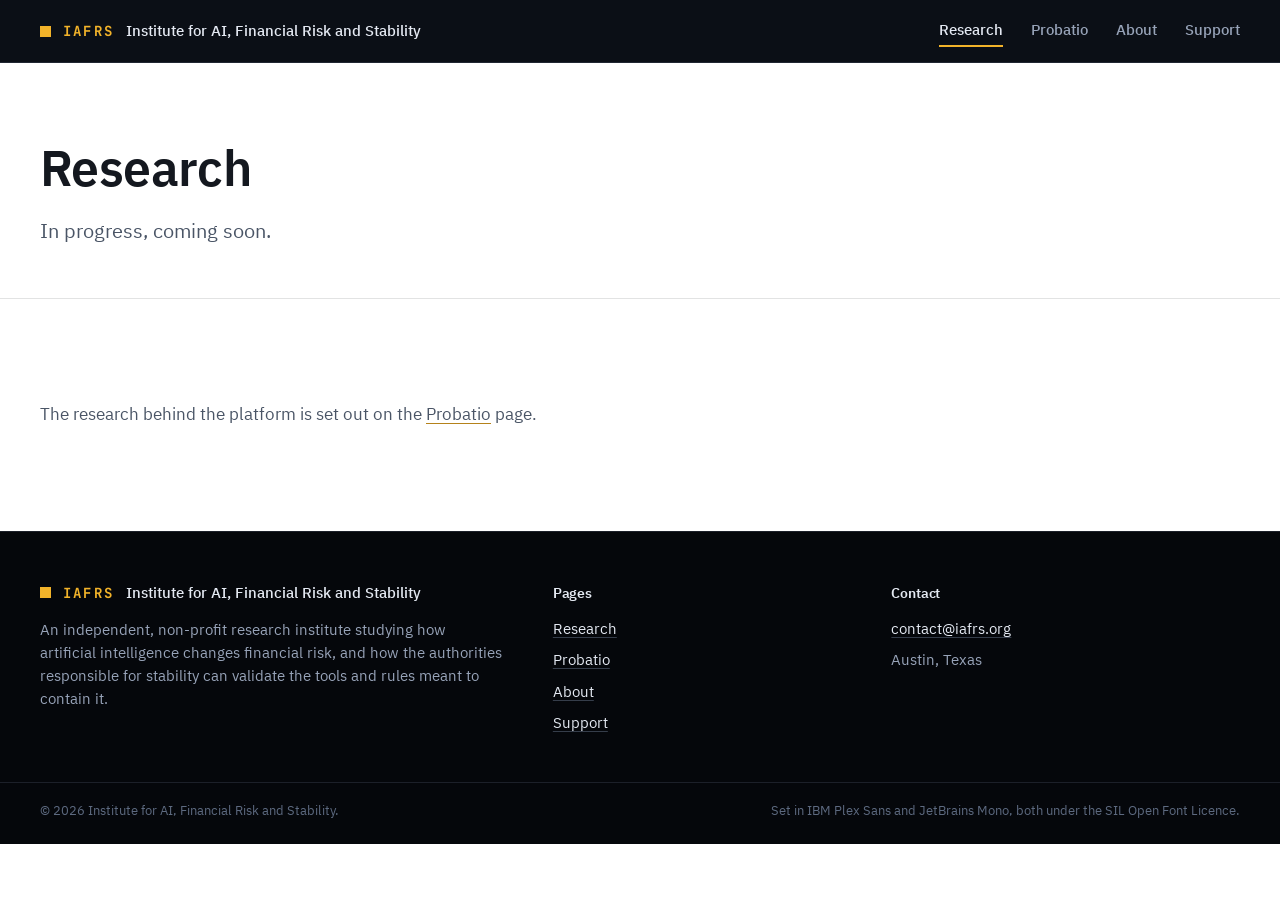
<file: research.html>
<!doctype html>
<html lang="en-GB">
<head>
<meta charset="utf-8">
<meta name="viewport" content="width=device-width, initial-scale=1">
<title>Research: Institute for AI, Financial Risk and Stability</title>
<meta name="description" content="The research of the Institute for AI, Financial Risk and Stability.">
<meta property="og:title" content="Research: Institute for AI, Financial Risk and Stability">
<meta property="og:description" content="The research of the Institute for AI, Financial Risk and Stability.">
<meta property="og:type" content="website">
<meta property="og:url" content="https://dgodorozha.github.io/iafrs/research.html">
<meta property="og:image" content="https://dgodorozha.github.io/iafrs/img/og.png">
<meta name="twitter:card" content="summary_large_image">
<meta name="theme-color" content="#0b0f16">
<link rel="icon" href="img/favicon-32.png" sizes="32x32" type="image/png">
<link rel="icon" href="img/favicon-192.png" sizes="192x192" type="image/png">
<link rel="apple-touch-icon" href="img/apple-touch-icon.png">
<link rel="stylesheet" href="css/styles.css">
</head>
<body>
<a class="skip" href="#main">Skip to content</a>
<header class="top">
  <div class="wrap">
    <a class="brand" href="index.html" aria-label="Institute for AI, Financial Risk and Stability, home">
      <span class="brand__glyph" aria-hidden="true"></span>
      <span class="brand__code" aria-hidden="true">IAFRS</span>
      <span class="brand__name">Institute for AI, Financial Risk and Stability</span>
    </a>
    <button class="menu-btn" type="button" aria-expanded="false" aria-controls="nav">Menu</button>
    <nav class="nav" id="nav" aria-label="Site">
        <a href="research.html" aria-current="page">Research</a>
        <a href="probatio.html">Probatio</a>
        <a href="about.html">About</a>
        <a href="support.html">Support</a>
    </nav>
  </div>
</header>
<main id="main">

<div class="page-head">
  <div class="wrap">
    <h1>Research</h1>
    <p class="lede">In progress, coming soon.</p>
  </div>
</div>
<section class="section" aria-label="Where the research is">
  <div class="wrap">
    <p class="muted">The research behind the platform is set out on the <a href="probatio.html#research-h">Probatio</a> page.</p>
  </div>
</section>

</main>
<footer class="foot">
  <div class="wrap">
    <div>
      <a class="brand" href="index.html" aria-label="Institute for AI, Financial Risk and Stability, home">
        <span class="brand__glyph" aria-hidden="true"></span>
        <span class="brand__code" aria-hidden="true">IAFRS</span>
        <span class="brand__name">Institute for AI, Financial Risk and Stability</span>
      </a>
      <p>An independent, non-profit research institute studying how artificial intelligence changes financial risk, and how the authorities responsible for stability can validate the tools and rules meant to contain it.</p>
    </div>
    <div>
      <h4>Pages</h4>
      <ul>
        <li><a href="research.html">Research</a></li>
        <li><a href="probatio.html">Probatio</a></li>
        <li><a href="about.html">About</a></li>
        <li><a href="support.html">Support</a></li>
      </ul>
    </div>
    <div>
      <h4>Contact</h4>
      <ul>
        <li><a href="mailto:contact@iafrs.org">contact@iafrs.org</a></li>
        <li>Austin, Texas</li>
      </ul>
    </div>
  </div>
  <div class="legal">
    <div class="wrap">
      <span>&copy; 2026 Institute for AI, Financial Risk and Stability.</span>
      <span>Set in IBM Plex Sans and JetBrains Mono, both under the SIL Open Font Licence.</span>
    </div>
  </div>
</footer>
<script src="js/site.js"></script>
</body>
</html>
</file>
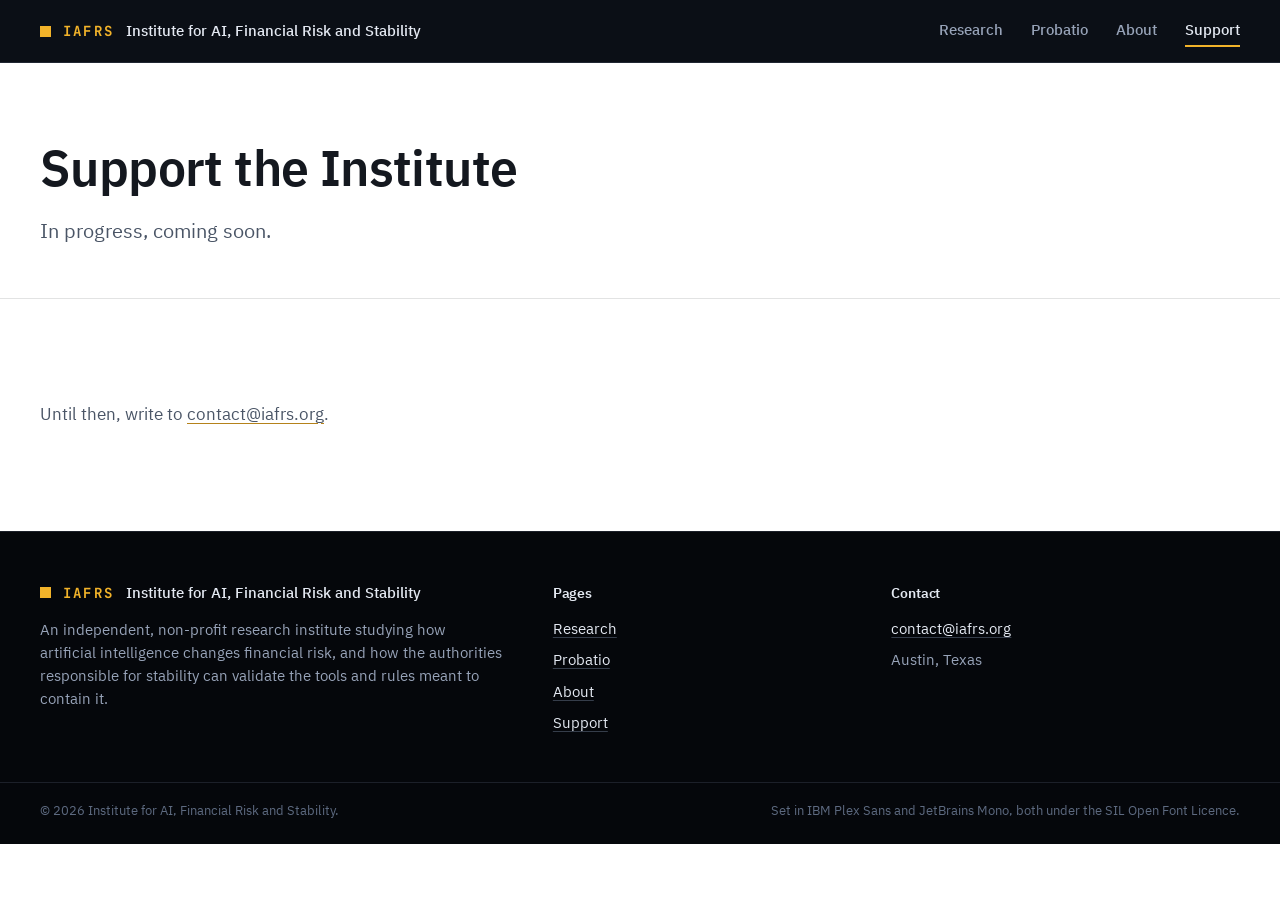
<file: support.html>
<!doctype html>
<html lang="en-GB">
<head>
<meta charset="utf-8">
<meta name="viewport" content="width=device-width, initial-scale=1">
<title>Support: Institute for AI, Financial Risk and Stability</title>
<meta name="description" content="Give, partner on a pilot or collaborate with the Institute for AI, Financial Risk and Stability.">
<meta property="og:title" content="Support: Institute for AI, Financial Risk and Stability">
<meta property="og:description" content="Give, partner on a pilot or collaborate with the Institute for AI, Financial Risk and Stability.">
<meta property="og:type" content="website">
<meta property="og:url" content="https://dgodorozha.github.io/iafrs/support.html">
<meta property="og:image" content="https://dgodorozha.github.io/iafrs/img/og.png">
<meta name="twitter:card" content="summary_large_image">
<meta name="theme-color" content="#0b0f16">
<link rel="icon" href="img/favicon-32.png" sizes="32x32" type="image/png">
<link rel="icon" href="img/favicon-192.png" sizes="192x192" type="image/png">
<link rel="apple-touch-icon" href="img/apple-touch-icon.png">
<link rel="stylesheet" href="css/styles.css">
</head>
<body>
<a class="skip" href="#main">Skip to content</a>
<header class="top">
  <div class="wrap">
    <a class="brand" href="index.html" aria-label="Institute for AI, Financial Risk and Stability, home">
      <span class="brand__glyph" aria-hidden="true"></span>
      <span class="brand__code" aria-hidden="true">IAFRS</span>
      <span class="brand__name">Institute for AI, Financial Risk and Stability</span>
    </a>
    <button class="menu-btn" type="button" aria-expanded="false" aria-controls="nav">Menu</button>
    <nav class="nav" id="nav" aria-label="Site">
        <a href="research.html">Research</a>
        <a href="probatio.html">Probatio</a>
        <a href="about.html">About</a>
        <a href="support.html" aria-current="page">Support</a>
    </nav>
  </div>
</header>
<main id="main">

<div class="page-head">
  <div class="wrap">
    <h1>Support the Institute</h1>
    <p class="lede">In progress, coming soon.</p>
  </div>
</div>
<section class="section" aria-label="Contact">
  <div class="wrap">
    <p class="muted">Until then, write to <a href="mailto:contact@iafrs.org">contact@iafrs.org</a>.</p>
  </div>
</section>

</main>
<footer class="foot">
  <div class="wrap">
    <div>
      <a class="brand" href="index.html" aria-label="Institute for AI, Financial Risk and Stability, home">
        <span class="brand__glyph" aria-hidden="true"></span>
        <span class="brand__code" aria-hidden="true">IAFRS</span>
        <span class="brand__name">Institute for AI, Financial Risk and Stability</span>
      </a>
      <p>An independent, non-profit research institute studying how artificial intelligence changes financial risk, and how the authorities responsible for stability can validate the tools and rules meant to contain it.</p>
    </div>
    <div>
      <h4>Pages</h4>
      <ul>
        <li><a href="research.html">Research</a></li>
        <li><a href="probatio.html">Probatio</a></li>
        <li><a href="about.html">About</a></li>
        <li><a href="support.html">Support</a></li>
      </ul>
    </div>
    <div>
      <h4>Contact</h4>
      <ul>
        <li><a href="mailto:contact@iafrs.org">contact@iafrs.org</a></li>
        <li>Austin, Texas</li>
      </ul>
    </div>
  </div>
  <div class="legal">
    <div class="wrap">
      <span>&copy; 2026 Institute for AI, Financial Risk and Stability.</span>
      <span>Set in IBM Plex Sans and JetBrains Mono, both under the SIL Open Font Licence.</span>
    </div>
  </div>
</footer>
<script src="js/site.js"></script>
</body>
</html>
</file>
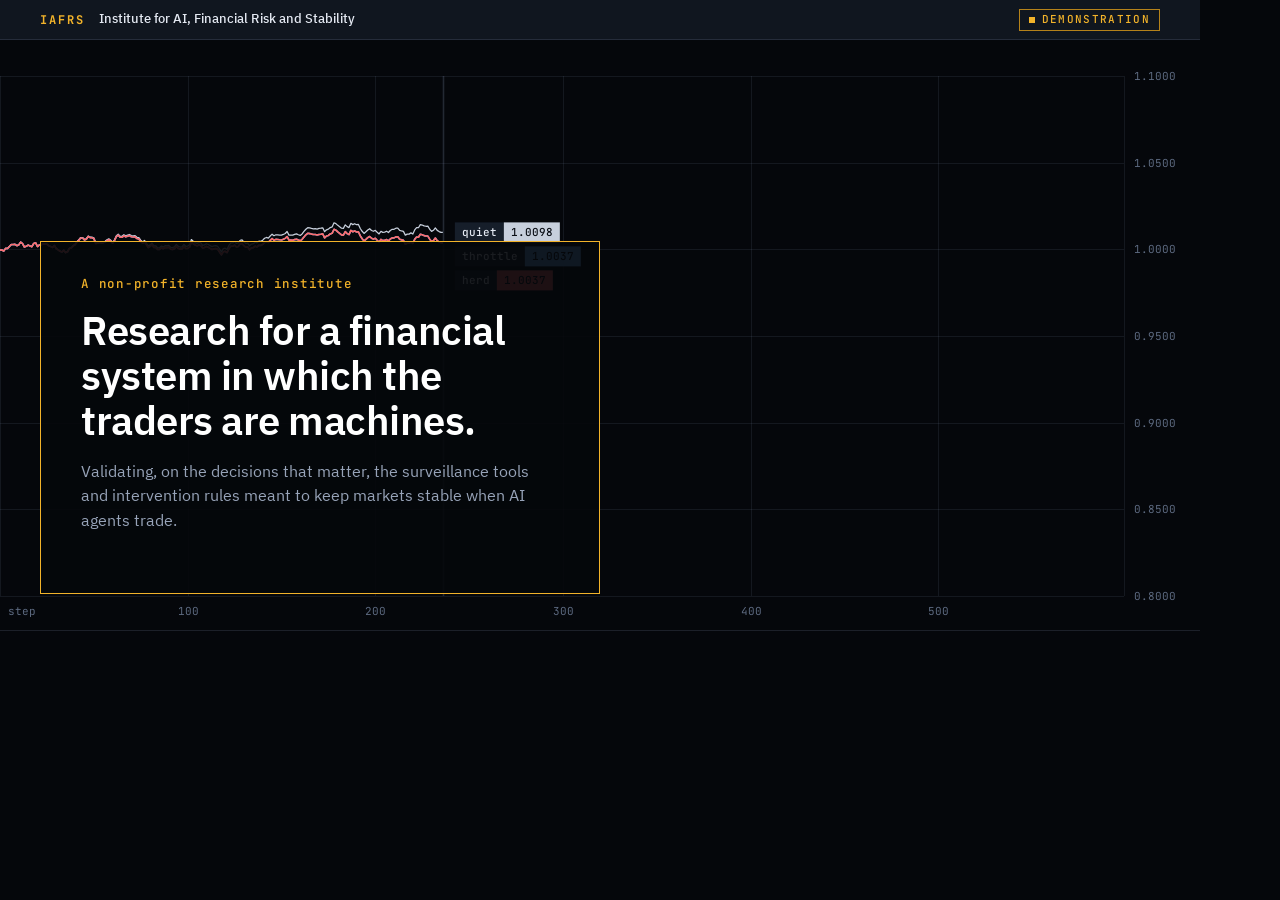
<file: tools/og.html>
<!doctype html>
<html lang="en-GB"><head><meta charset="utf-8"><title>Open Graph image</title>
<link rel="stylesheet" href="../css/styles.css">
<style>
  body { width: 1200px; margin: 0; background: #05070b; }
  .term__body { height: 590px; }
  .hero__card { width: 560px; bottom: 36px; }
  .hero__card h1 { font-size: 40px; }
  .hero__card p { font-size: 16px; }
</style></head>
<body>
<div class="hero"><div class="term" id="shot">
  <div class="term__bar"><span class="fcode">IAFRS</span><span class="title">Institute for AI, Financial Risk and Stability</span><span class="right"><span class="chip chip--amber">demonstration</span></span></div>
  <div class="term__body">
    <canvas id="tape"></canvas>
    <div class="hero__card">
      <div class="kicker">A non-profit research institute</div>
      <h1>Research for a financial system in which the traders are machines.</h1>
      <p>Validating, on the decisions that matter, the surveillance tools and intervention rules meant to keep markets stable when AI agents trade.</p>
    </div>
  </div>
</div></div>
<script src="../js/site.js"></script>
</body></html>
</file>
<file: css/styles.css>
/* Institute for AI, Financial Risk and Stability
   White pages, dark panels, amber for codes and the active state, blue for data.
   Words in IBM Plex Sans, codes and figures in JetBrains Mono. One pixel rules,
   no rounded corners, no shadows. */

@font-face { font-family: "IBM Plex Sans"; font-weight: 400; font-style: normal; font-display: swap; src: url("../fonts/ibm-plex-sans-latin-400-normal.woff2") format("woff2"); }
@font-face { font-family: "IBM Plex Sans"; font-weight: 500; font-style: normal; font-display: swap; src: url("../fonts/ibm-plex-sans-latin-500-normal.woff2") format("woff2"); }
@font-face { font-family: "IBM Plex Sans"; font-weight: 600; font-style: normal; font-display: swap; src: url("../fonts/ibm-plex-sans-latin-600-normal.woff2") format("woff2"); }
@font-face { font-family: "JetBrains Mono"; font-weight: 400; font-style: normal; font-display: swap; src: url("../fonts/jetbrains-mono-latin-400-normal.woff2") format("woff2"); }
@font-face { font-family: "JetBrains Mono"; font-weight: 500; font-style: normal; font-display: swap; src: url("../fonts/jetbrains-mono-latin-500-normal.woff2") format("woff2"); }
@font-face { font-family: "JetBrains Mono"; font-weight: 700; font-style: normal; font-display: swap; src: url("../fonts/jetbrains-mono-latin-700-normal.woff2") format("woff2"); }

:root {
  --paper: #ffffff; --panel: #f3f5f8; --panel-2: #e8ecf2;
  --ink: #0b0f16; --ink-2: #10161f; --ink-3: #161e2a; --well: #05070b;
  --text: #14181f; --text-2: #4a5566; --text-3: #7a8597;
  --on-ink: #e4e9f2; --on-ink-2: #97a3b8; --on-ink-3: #5d6a80;
  --line: rgba(20, 24, 31, .12); --line-strong: rgba(20, 24, 31, .3);
  --line-ink: rgba(148, 163, 196, .16); --line-ink-2: rgba(148, 163, 196, .34);
  --amber: #f2b32a; --amber-deep: #b5821a; --amber-ink: #6a4b0e;
  --blue: #6cb5ff; --blue-deep: #2f6fb3; --herd: #ff6b6b; --quiet: #c7cfdc;
  --sans: "IBM Plex Sans", -apple-system, "Segoe UI", Roboto, Helvetica, Arial, sans-serif;
  --mono: "JetBrains Mono", ui-monospace, "SF Mono", Menlo, Consolas, monospace;
  --wrap: 1200px; --gutter: clamp(20px, 4vw, 40px);
}

* { box-sizing: border-box; }
html { -webkit-text-size-adjust: 100%; scroll-behavior: smooth; }
body { margin: 0; background: var(--paper); color: var(--text); font: 400 17px/1.6 var(--sans); -webkit-font-smoothing: antialiased; }
img, svg, canvas { display: block; max-width: 100%; }
a { color: inherit; text-decoration: underline; text-decoration-thickness: 1px; text-underline-offset: .18em; text-decoration-color: var(--amber-deep); }
a:hover { text-decoration-color: currentColor; }
:focus-visible { outline: 2px solid var(--amber); outline-offset: 2px; }
h1, h2, h3, h4 { margin: 0; font-weight: 600; letter-spacing: -.012em; line-height: 1.12; }
h1 { font-size: clamp(34px, 4.2vw, 50px); }
h2 { font-size: clamp(26px, 3vw, 34px); }
h3 { font-size: 20px; line-height: 1.3; }
h4 { font-size: 17px; line-height: 1.4; }
p { margin: 0 0 1em; }
p:last-child { margin-bottom: 0; }
ul, ol { margin: 0; padding-left: 1.2em; }
strong { font-weight: 600; }
em { font-style: italic; }
.mono, .num { font-family: var(--mono); font-variant-numeric: tabular-nums; }
.wrap { width: min(var(--wrap), 100% - 2 * var(--gutter)); margin: 0 auto; }
.lede { font-size: clamp(18px, 1.6vw, 21px); line-height: 1.5; color: var(--text-2); max-width: 62ch; }
.measure { max-width: 68ch; }
.muted { color: var(--text-2); }
.small { font-size: 14.5px; line-height: 1.55; }
.visually-hidden { position: absolute; width: 1px; height: 1px; margin: -1px; padding: 0; overflow: hidden; clip: rect(0 0 0 0); white-space: nowrap; border: 0; }
.skip { position: absolute; left: 12px; top: -60px; z-index: 50; background: var(--amber); color: #111; padding: 8px 12px; font: 500 14px var(--sans); text-decoration: none; }
.skip:focus { top: 12px; }

/* ------------------------------------------------------------- tags -- */
.tag { display: inline-flex; align-items: stretch; vertical-align: middle; font: 700 10.5px/1 var(--mono); letter-spacing: .18em; text-transform: uppercase; white-space: nowrap; }
.tag b { background: var(--amber); color: #111; padding: 7px 7px 7px 8px; font-weight: 700; }
.tag span { background: var(--ink); color: var(--amber); padding: 7px 11px 7px 12px; }
.ink .tag span, .section--ink .tag span, .term .tag span { background: var(--ink-3); }
.fcode { font: 700 12px/1 var(--mono); letter-spacing: .16em; color: var(--amber); text-transform: uppercase; }

/* --------------------------------------------------------- top bar -- */
.top { background: var(--ink); color: var(--on-ink); border-bottom: 1px solid var(--line-ink); }
.top .wrap { display: flex; align-items: center; justify-content: space-between; gap: 24px; min-height: 62px; }
.brand { display: flex; align-items: center; gap: 12px; text-decoration: none; color: inherit; min-width: 0; }
.brand__glyph { width: 11px; height: 11px; background: var(--amber); flex: none; }
.brand__code { font: 700 14px/1 var(--mono); letter-spacing: .16em; color: var(--amber); }
.brand__name { font: 500 14.5px/1.25 var(--sans); color: var(--on-ink); }
.nav { display: flex; align-items: center; gap: 28px; }
.nav a { font: 500 14.5px/1 var(--sans); color: var(--on-ink-2); text-decoration: none; padding: 8px 0; border-bottom: 2px solid transparent; }
.nav a:hover { color: var(--on-ink); }
.nav a[aria-current="page"] { color: var(--on-ink); border-bottom-color: var(--amber); }
.menu-btn { display: none; background: none; border: 1px solid var(--line-ink-2); color: var(--on-ink); font: 500 13px var(--mono); letter-spacing: .08em; padding: 8px 12px; cursor: pointer; }

/* ------------------------------------------------------------ hero -- */
.hero { background: var(--well); color: var(--on-ink); }
.term { border-bottom: 1px solid var(--line-ink); }
.term__bar { display: flex; align-items: center; gap: 14px; height: 40px; padding: 0 var(--gutter); background: var(--ink-2); border-bottom: 1px solid var(--line-ink); font-size: 13px; color: var(--on-ink-2); }
.term__bar .title { color: var(--on-ink); font-weight: 500; }
.term__bar .sub { color: var(--on-ink-3); }
.term__bar .right { margin-left: auto; display: flex; align-items: center; gap: 14px; }
.chip { display: inline-flex; align-items: center; gap: 7px; height: 22px; padding: 0 9px; border: 1px solid var(--line-ink-2); font: 500 11px/1 var(--mono); letter-spacing: .12em; text-transform: uppercase; color: var(--on-ink-2); }
.chip::before { content: ""; width: 6px; height: 6px; background: currentColor; }
.chip--amber { color: var(--amber); border-color: var(--amber-deep); }
.term__body { position: relative; height: clamp(520px, 72vh, 760px); overflow: hidden; }
#tape { position: absolute; inset: 0; width: 100%; height: 100%; }
.hero__card { position: absolute; left: var(--gutter); bottom: clamp(24px, 4vh, 48px); width: min(600px, calc(100% - 2 * var(--gutter))); background: rgba(5, 7, 11, .9); border: 1px solid var(--amber); padding: clamp(24px, 3vw, 36px) clamp(24px, 3.2vw, 40px); }
.hero__card .kicker { font: 500 12.5px/1 var(--mono); letter-spacing: .06em; color: var(--amber); margin-bottom: 18px; }
.hero__card h1 { color: #fff; margin-bottom: 16px; }
.hero__card p { color: var(--on-ink-2); font-size: 16.5px; line-height: 1.55; max-width: 54ch; margin-bottom: 24px; }
.hero__actions { display: flex; flex-wrap: wrap; gap: 12px; }
.term__foot { display: flex; flex-wrap: wrap; align-items: center; gap: 10px 28px; padding: 14px var(--gutter); background: var(--ink); font-size: 13.5px; color: var(--on-ink-2); }
.term__foot .legend { display: flex; gap: 18px; flex: none; }
.key { display: inline-flex; align-items: center; gap: 8px; font: 500 12px/1 var(--mono); color: var(--on-ink); }
.key::before { content: ""; width: 16px; height: 2px; background: var(--k, var(--on-ink)); }
.key--quiet { --k: var(--quiet); } .key--herd { --k: var(--herd); } .key--throttle { --k: var(--blue); }
.term__foot .caption { max-width: 78ch; }

/* --------------------------------------------------------- buttons -- */
.btn { display: inline-flex; align-items: center; justify-content: center; height: 46px; padding: 0 22px; font: 500 14.5px/1 var(--sans); text-decoration: none; border: 1px solid transparent; white-space: nowrap; cursor: pointer; }
.btn--amber { background: var(--amber); color: #111; }
.btn--amber:hover { background: #ffc43a; }
.btn--ghost { border-color: var(--line-strong); color: var(--text); background: transparent; }
.btn--ghost:hover { border-color: var(--text); }
.btn--ghost-ink { border-color: var(--line-ink-2); color: var(--on-ink); background: transparent; }
.btn--ghost-ink:hover { border-color: var(--on-ink); }
.btn--small { height: 38px; padding: 0 16px; font-size: 13.5px; }

/* -------------------------------------------------------- sections -- */
.section { padding: clamp(60px, 8vw, 108px) 0; }
.section--panel { background: var(--panel); }
.section--ink { background: var(--ink); color: var(--on-ink); }
.section--ink .lede, .section--ink .muted { color: var(--on-ink-2); }
.section--ink a { text-decoration-color: var(--amber); }
.section--well { background: var(--well); color: var(--on-ink); }
.section--well .lede, .section--well .muted { color: var(--on-ink-2); }
.section--well .tag span { background: var(--ink-3); }
.head { display: flex; flex-direction: column; gap: 18px; margin-bottom: clamp(32px, 4vw, 52px); }
.head__row { display: flex; align-items: center; gap: 16px; flex-wrap: wrap; }
.page-head { padding: clamp(48px, 6vw, 84px) 0 clamp(36px, 4vw, 56px); border-bottom: 1px solid var(--line); }
.page-head .lede { margin-top: 20px; }
.rule { border: 0; border-top: 1px solid var(--line); margin: 0; }
.section--ink .rule { border-top-color: var(--line-ink); }

/* three columns with a rule above each */
.cols { display: grid; grid-template-columns: repeat(3, minmax(0, 1fr)); gap: 40px; }
.cols > * { border-top: 1px solid var(--line-strong); padding-top: 22px; }
.section--ink .cols > * { border-top-color: var(--line-ink-2); }
.cols h3 { margin-bottom: 12px; }
.cols p { color: var(--text-2); font-size: 16px; }
.section--ink .cols p { color: var(--on-ink-2); }
.cols--2 { grid-template-columns: repeat(2, minmax(0, 1fr)); }

/* stat tiles */
.tiles { display: grid; grid-template-columns: repeat(4, minmax(0, 1fr)); gap: 1px; background: var(--line-ink-2); border: 1px solid var(--line-ink-2); }
.tile { background: var(--ink-2); padding: 28px 26px 26px; min-height: 100%; }
.tile__n { font: 600 clamp(34px, 3vw, 42px)/1 var(--sans); white-space: nowrap; letter-spacing: -.02em; color: var(--amber); font-variant-numeric: tabular-nums; margin-bottom: 18px; }
.tile__l { font: 600 15.5px/1.35 var(--sans); color: var(--on-ink); margin-bottom: 8px; }
.tile__t { font-size: 14px; line-height: 1.5; color: var(--on-ink-2); }
.tiles--paper { background: var(--line); border-color: var(--line); }
.tiles--paper .tile { background: var(--panel); }
.tiles--paper .tile__n { color: var(--text); }
.tiles--paper .tile__l { color: var(--text); }
.tiles--paper .tile__t { color: var(--text-2); }
.after-tiles { display: flex; flex-wrap: wrap; gap: 16px 40px; align-items: center; justify-content: space-between; margin-top: 28px; color: var(--on-ink-2); font-size: 15px; }
.after-tiles p { max-width: 80ch; }
.counts { display: flex; flex-wrap: wrap; gap: 8px 22px; margin-top: 36px; font-size: 14px; color: var(--on-ink-2); }
.counts b { color: var(--on-ink); font-family: var(--mono); font-weight: 500; }

/* programme panels */
.prog { display: grid; grid-template-columns: repeat(2, minmax(0, 1fr)); gap: 24px; }
.prog--3 { grid-template-columns: repeat(3, minmax(0, 1fr)); }
.prog > article { background: var(--panel); border-top: 2px solid var(--ink); padding: 30px 32px 32px; }
.prog > article.wide { grid-column: 1 / -1; display: grid; grid-template-columns: minmax(0, 1fr) minmax(0, 1.4fr); gap: 32px; align-items: start; }
.prog h3 { margin: 18px 0 12px; }
.prog p { color: var(--text-2); font-size: 16px; }
.prog .status { display: inline-block; margin-top: 14px; font: 500 12px/1 var(--mono); letter-spacing: .08em; color: var(--amber-ink); border: 1px solid var(--amber-deep); padding: 6px 9px; }

/* the Probatio front panel */
.front { background: var(--ink); color: var(--on-ink); border: 1px solid var(--line-ink-2); padding: clamp(28px, 4vw, 48px); }
.front__code { font: 700 40px/1 var(--mono); letter-spacing: .1em; color: var(--amber); margin-bottom: 10px; }
.front__name { font: 600 19px/1.3 var(--sans); margin-bottom: 12px; }
.front p { color: var(--on-ink-2); max-width: 70ch; }
.front__grid { display: grid; grid-template-columns: repeat(2, minmax(0, 1fr)); gap: 0 40px; margin: 26px 0 30px; border-top: 1px solid var(--line-ink-2); }
.front__grid--one { grid-template-columns: 1fr; }
.front__row { display: grid; grid-template-columns: 48px minmax(0, 1fr) 34px; align-items: center; gap: 12px; padding: 11px 0; border-bottom: 1px solid var(--line-ink); font-size: 13.5px; color: var(--on-ink-2); }
.front__row .fcode { font-size: 12.5px; }
.front__row .kbd { justify-self: end; font: 700 10.5px/1 var(--mono); color: var(--on-ink); border: 1px solid var(--line-ink-2); padding: 4px 6px; }
.front__actions { display: flex; flex-wrap: wrap; gap: 12px; align-items: center; }
.front__build { margin-top: 22px; font: 400 12.5px/1.5 var(--mono); color: var(--on-ink-3); }
.split { display: grid; grid-template-columns: minmax(0, 5fr) minmax(0, 7fr); gap: clamp(32px, 5vw, 72px); align-items: start; }
.split .sticky { position: sticky; top: 24px; }

/* ---------------------------------------------------------- figures -- */
.fig { margin: 0; background: var(--paper); border: 1px solid var(--line); padding: 24px 24px 18px; }
.section--panel .fig { background: var(--paper); }
.fig__title { display: flex; align-items: baseline; justify-content: space-between; gap: 16px; flex-wrap: wrap; margin-bottom: 14px; }
.fig__title h4 { font-size: 15.5px; }
.fig__legend { display: flex; gap: 18px; font: 500 12px/1 var(--mono); color: var(--text-2); }
.fig__legend span { display: inline-flex; align-items: center; gap: 7px; }
.fig__legend i { width: 12px; height: 12px; background: var(--k); }
.fig svg { width: 100%; height: auto; font-family: var(--sans); }
.fig svg text { font-size: 13px; fill: var(--text); }
.fig svg .num { font-family: var(--mono); font-size: 12px; fill: var(--text-2); }
.fig svg .lbl { fill: var(--text); }
.fig svg .axis { fill: var(--text-3); font-size: 11.5px; font-family: var(--mono); }
.fig svg .grid { stroke: var(--line); stroke-width: 1; }
.fig figcaption { margin-top: 14px; font-size: 14px; line-height: 1.55; color: var(--text-2); }
.fig details { margin-top: 12px; font-size: 13.5px; }
.fig summary { cursor: pointer; color: var(--text-2); font: 500 12.5px/1 var(--mono); letter-spacing: .04em; }
.fig table { border-collapse: collapse; width: 100%; margin-top: 10px; font-size: 13.5px; }
.fig th, .fig td { text-align: left; padding: 6px 8px; border-bottom: 1px solid var(--line); }
.fig td.num, .fig th.num { text-align: right; font-family: var(--mono); font-variant-numeric: tabular-nums; }
.fig th { font-weight: 500; color: var(--text-2); }

/* ------------------------------------------------------------ prose -- */
.prose { max-width: 70ch; }
.prose p { font-size: 17px; }
.prose h3 { margin: 36px 0 12px; }
.prose ul { margin: 0 0 1em; }
.prose li { margin-bottom: .5em; }
.prose li::marker { color: var(--amber-deep); }
.block { margin-bottom: clamp(40px, 6vw, 72px); }
.block:last-child { margin-bottom: 0; }
.two { display: grid; grid-template-columns: repeat(2, minmax(0, 1fr)); gap: 40px 56px; align-items: start; }
.two > * { min-width: 0; }

/* dark method panel */
.panel-ink { background: var(--ink); color: var(--on-ink); border: 1px solid var(--line-ink-2); }
.panel-ink__bar { display: flex; align-items: center; gap: 14px; padding: 12px 24px; border-bottom: 1px solid var(--line-ink-2); font-weight: 600; font-size: 15px; }
.panel-ink__body { padding: 24px; display: grid; grid-template-columns: repeat(2, minmax(0, 1fr)); gap: 24px 32px; font-size: 14.5px; line-height: 1.55; color: var(--on-ink-2); }
.panel-ink__body strong { color: var(--on-ink); }
.panel-ink__body p { margin-bottom: 12px; }
.panel-ink__body.one { grid-template-columns: minmax(0, 1fr); }

/* definition rows */
.rows { border-top: 1px solid var(--line-strong); }
.rows > div { display: grid; grid-template-columns: 150px minmax(0, 1fr); gap: 20px 32px; padding: 22px 0; border-bottom: 1px solid var(--line); }
.rows h3 { font-size: 17px; line-height: 1.4; }
.rows p { color: var(--text-2); font-size: 16px; }
.rows .when { font: 500 13px/1.6 var(--mono); color: var(--text-3); padding-top: 3px; }

/* steps, a real sequence */
.steps { counter-reset: s; list-style: none; padding: 0; display: grid; grid-template-columns: repeat(7, minmax(0, 1fr)); gap: 2px; }
.steps li { counter-increment: s; background: var(--panel); padding: 18px 16px 20px; border-top: 2px solid var(--ink); font-size: 14px; line-height: 1.45; color: var(--text-2); }
.section--panel .steps li { background: var(--paper); }
.steps li.gate { background: var(--ink); color: var(--on-ink-2); border-top-color: var(--amber); }
.steps li::before { content: counter(s, decimal-leading-zero); display: block; font: 700 11px/1 var(--mono); letter-spacing: .12em; color: var(--amber-deep); margin-bottom: 10px; }
.steps li.gate::before { color: var(--amber); }
.steps b { display: block; color: var(--text); font-weight: 600; margin-bottom: 6px; }
.steps li.gate b { color: var(--on-ink); }

/* outputs list */
.pubs { list-style: none; padding: 0; margin: 0; border-top: 1px solid var(--line-strong); }
.pubs li { display: grid; grid-template-columns: 90px minmax(0, 1fr); gap: 12px 32px; padding: 22px 0; border-bottom: 1px solid var(--line); }
.pubs .when { font: 500 13px/1.6 var(--mono); color: var(--text-3); padding-top: 3px; }
.pubs .title { font-weight: 600; font-size: 18px; line-height: 1.35; }
.pubs .with { color: var(--text-2); margin-top: 6px; }
.pubs .where { color: var(--text-2); font-size: 15px; margin-top: 4px; }

/* ----------------------------------------------------------- people -- */
.people { display: grid; grid-template-columns: repeat(2, minmax(0, 1fr)); gap: clamp(32px, 4vw, 56px) 56px; }
.person { display: grid; grid-template-columns: 128px minmax(0, 1fr); gap: 24px; align-items: start; }
.person__photo { width: 128px; height: 128px; border-radius: 50%; border: 3px solid var(--amber); padding: 3px; background: var(--paper); }
.person__photo img { width: 100%; height: 100%; border-radius: 50%; object-fit: cover; }
.person__name { display: flex; align-items: center; gap: 14px; flex-wrap: wrap; margin-bottom: 4px; }
.person__name h3 { font-size: 21px; }
.person__role { color: var(--text-2); font-size: 15px; margin-bottom: 12px; }
.person p { color: var(--text-2); font-size: 15.5px; margin-bottom: .8em; }

/* ---------------------------------------------------------- support -- */
.ways { display: grid; grid-template-columns: repeat(3, minmax(0, 1fr)); gap: 24px; }
.ways > article { background: var(--panel); padding: 30px 32px 32px; border-top: 2px solid var(--ink); display: flex; flex-direction: column; gap: 14px; }
.ways h3 { margin-top: 6px; }
.ways p { color: var(--text-2); font-size: 16px; flex: 1; }
.band { background: var(--ink); color: var(--on-ink); }
.band .wrap { display: grid; grid-template-columns: minmax(0, 1.4fr) minmax(0, 1fr); gap: 32px 56px; align-items: center; padding-top: clamp(44px, 6vw, 72px); padding-bottom: clamp(44px, 6vw, 72px); }
.band h2 { max-width: 20ch; margin-bottom: 14px; }
.band p { color: var(--on-ink-2); max-width: 60ch; }
.band__actions { display: flex; flex-wrap: wrap; gap: 12px; justify-content: flex-end; }

/* ----------------------------------------------------------- footer -- */
.foot { background: var(--well); color: var(--on-ink-2); border-top: 1px solid var(--line-ink); font-size: 14.5px; }
.foot .wrap { display: grid; grid-template-columns: minmax(0, 1.6fr) minmax(0, 1fr) minmax(0, 1.2fr); gap: 32px 48px; padding: 52px 0 40px; }
.foot h4 { color: var(--on-ink); font-size: 14px; margin-bottom: 14px; }
.foot ul { list-style: none; padding: 0; }
.foot li { margin-bottom: 8px; }
.foot a { color: var(--on-ink); text-decoration-color: var(--line-ink-2); }
.foot a:hover { text-decoration-color: var(--amber); }
.foot .brand { margin-bottom: 16px; }
.foot .legal { border-top: 1px solid var(--line-ink); }
.foot .legal .wrap { display: flex; flex-wrap: wrap; justify-content: space-between; gap: 8px 32px; padding: 18px 0 22px; font-size: 13px; color: var(--on-ink-3); }

/* --------------------------------------------------------- responsive -- */
@media (max-width: 1040px) {
  .tiles { grid-template-columns: repeat(2, minmax(0, 1fr)); }
  .steps { grid-template-columns: repeat(4, minmax(0, 1fr)); }
  .split { grid-template-columns: 1fr; }
  .split .sticky { position: static; }
}
@media (max-width: 860px) {
  .nav { display: none; position: absolute; left: 0; right: 0; top: 62px; z-index: 40; flex-direction: column; align-items: stretch; gap: 0; background: var(--ink-2); border-bottom: 1px solid var(--line-ink-2); padding: 8px var(--gutter) 12px; }
  .nav.open { display: flex; }
  .nav a { padding: 12px 0; border-bottom: 1px solid var(--line-ink); }
  .nav a[aria-current="page"] { border-bottom-color: var(--amber); }
  .menu-btn { display: inline-flex; }
  .top { position: relative; }
  .brand__name { display: none; }
  .cols, .cols--2, .prog, .prog--3, .two, .people, .ways, .front__grid, .panel-ink__body { grid-template-columns: 1fr; }
  .prog > article.wide { grid-template-columns: 1fr; }
  .band .wrap { grid-template-columns: 1fr; }
  .band__actions { justify-content: flex-start; }
  .foot .wrap { grid-template-columns: 1fr; }
  .term__body { height: auto; }
  #tape { position: relative; height: 320px; }
  .hero__card { position: static; width: auto; margin: 0; border-left: 0; border-right: 0; border-bottom: 0; }
  .rows > div, .pubs li { grid-template-columns: 1fr; gap: 6px; }
  .steps { grid-template-columns: repeat(2, minmax(0, 1fr)); }
  .person { grid-template-columns: 96px minmax(0, 1fr); gap: 18px; }
  .person__photo { width: 96px; height: 96px; }
}
@media (max-width: 520px) {
  .tiles { grid-template-columns: 1fr; }
  .steps { grid-template-columns: 1fr; }
  .person { grid-template-columns: 1fr; }
  .term__bar .sub { display: none; }
}
@media (prefers-reduced-motion: reduce) {
  html { scroll-behavior: auto; }
}
@media print {
  .top, .menu-btn, .term__foot, .hero__actions, .band, .skip { display: none !important; }
  body { font-size: 11pt; }
  .hero { background: none; color: #000; }
  .hero__card { position: static; border: 0; background: none; padding: 0; width: auto; }
  .hero__card h1, .hero__card p { color: #000; }
  #tape { display: none; }
  .section--ink, .panel-ink, .tile { background: #fff !important; color: #000 !important; border: 1px solid #999; }
  .tile__n, .tile__l, .tile__t, .panel-ink__body, .panel-ink__body strong { color: #000 !important; }
  .foot { background: none; color: #000; }
  .foot a { color: #000; }
}
</file>
